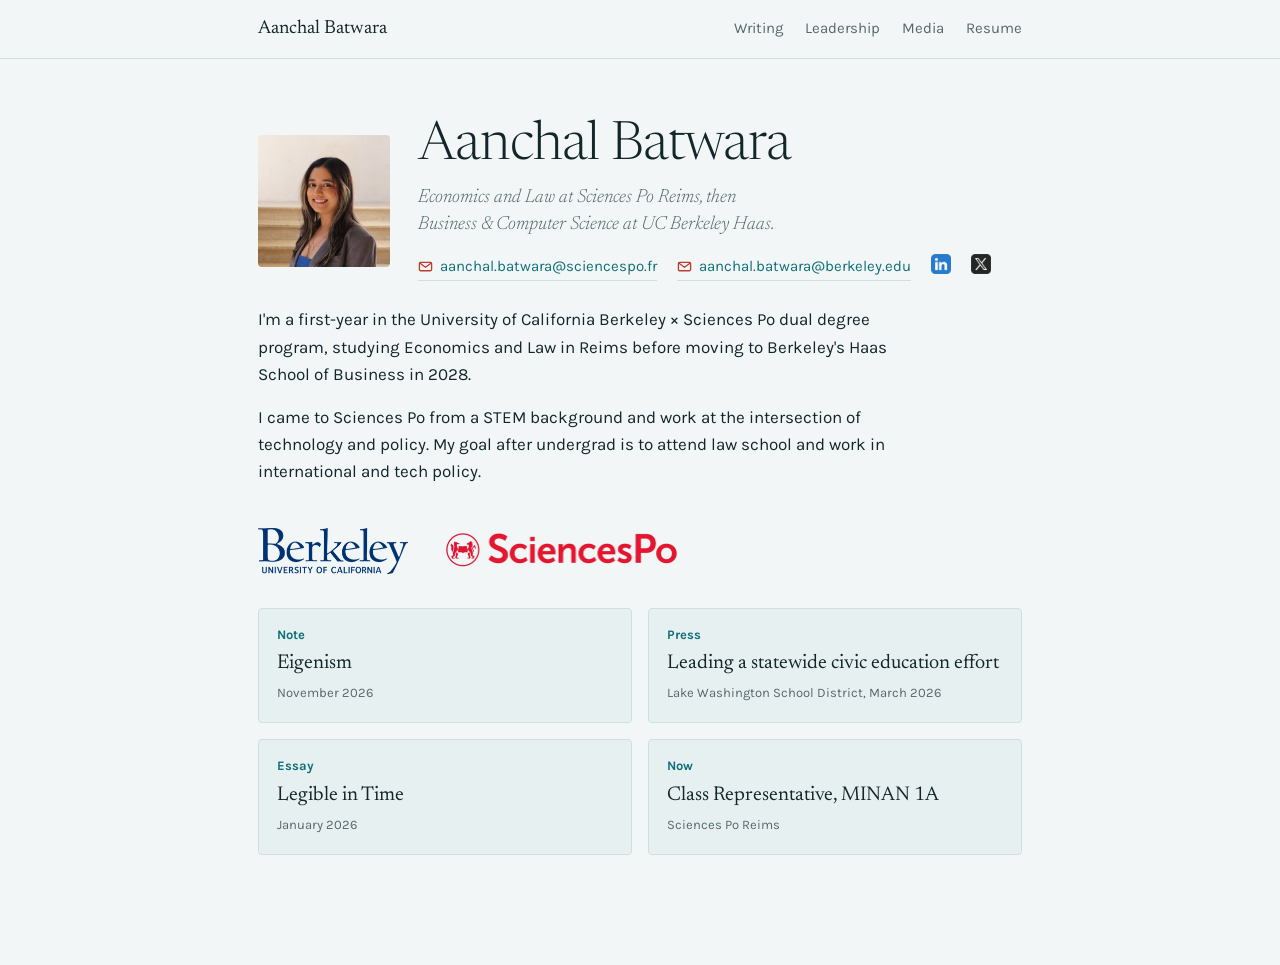
<file: index.html>
<!DOCTYPE html>
<html lang="en">
<head>
<meta charset="utf-8">
<meta name="viewport" content="width=device-width, initial-scale=1">

<title>Aanchal Batwara</title>
<meta name="description" content="Aanchal Batwara — Sciences Po Reims and the University of California Berkeley Haas School of Business.">

<!-- Browser tab icon. Swap favicon.png for any square image you upload. -->
<link rel="icon" type="image/png" href="favicon.png?v=2">

<link rel="preconnect" href="https://fonts.googleapis.com">
<link rel="preconnect" href="https://fonts.gstatic.com" crossorigin>
<link href="https://fonts.googleapis.com/css2?family=Newsreader:ital,opsz,wght@0,6..72,300;0,6..72,400;1,6..72,300&family=Karla:wght@400;500;700&display=swap" rel="stylesheet">

<style>
:root{
  --paper:#F2F6F6;      /* cool near-white */
  --ink:#13262A;        /* deep slate-teal */
  --muted:#56686C;
  --rule:#D2DEDE;
  --accent:#0F6F78;     /* teal */
  --tint:#E6F0F0;       /* card and hover fill */
  --mail:#C13A2E;       /* envelope icon */
  --serif:"Newsreader",Georgia,serif;
  --sans:"Karla","Helvetica Neue",Arial,sans-serif;
}

*{box-sizing:border-box}
html{-webkit-text-size-adjust:100%;scroll-behavior:smooth}
body{
  margin:0;
  background:var(--paper);
  color:var(--ink);
  font-family:var(--sans);
  font-size:17px;
  line-height:1.6;
}
a{color:inherit}
a:focus-visible{outline:2px solid var(--accent);outline-offset:3px}

/* ---------- sticky top bar ---------- */
.topbar{
  position:sticky;
  top:0;
  z-index:10;
  background:var(--paper);
  border-bottom:1px solid var(--rule);
}
.topbar-inner{
  max-width:820px;
  margin:0 auto;
  padding:14px 28px;
  display:flex;
  flex-wrap:wrap;
  align-items:baseline;
  justify-content:space-between;
  gap:6px 28px;
}
.wordmark{
  font-family:var(--serif);
  font-size:19px;
  text-decoration:none;
  white-space:nowrap;
}
.topbar nav ul{
  list-style:none;
  margin:0;
  padding:0;
  display:flex;
  flex-wrap:wrap;
  gap:0 22px;
}
.topbar nav a{
  font-size:15px;
  color:var(--muted);
  text-decoration:none;
  border-bottom:1px solid transparent;
  padding-bottom:1px;
  transition:color .15s ease,border-color .15s ease;
}
.topbar nav a:hover{color:var(--ink);border-color:var(--accent);}

/* ---------- page column ---------- */
.page{
  max-width:820px;
  margin:0 auto;
  padding:0 28px 110px;
}

/* ---------- hero (home) ---------- */
.hero{
  display:flex;
  flex-wrap:wrap;
  align-items:center;
  gap:28px;
  padding:60px 0 24px;
}
.portrait{
  width:132px;
  height:132px;
  flex:none;
  object-fit:cover;
  border-radius:4px;
  display:block;
}
.hero-text{flex:1 1 300px;}
.hero-name{
  font-family:var(--serif);
  font-weight:300;
  font-size:46px;
  line-height:1.03;
  letter-spacing:-0.015em;
  margin:0 0 10px;
}
.hero-tag{
  font-family:var(--serif);
  font-style:italic;
  font-weight:300;
  font-size:19px;
  line-height:1.4;
  color:var(--muted);
  margin:0 0 16px;
  max-width:36ch;
}
.hero-links{
  list-style:none;
  margin:0;
  padding:0;
  display:flex;
  flex-wrap:wrap;
  gap:8px 20px;
}
.hero-links a{
  display:inline-flex;
  align-items:center;
  gap:7px;
  font-size:15px;
  white-space:nowrap;
  color:var(--accent);
  text-decoration:none;
  border-bottom:1px solid var(--rule);
  padding-bottom:2px;
  transition:border-color .15s ease;
}
.hero-links a:hover{border-color:var(--accent);}
.hero-links svg{width:15px;height:15px;flex:none;}
.mail-icon{stroke:var(--mail);}
.hero-links img.icon{width:15px;height:15px;flex:none;display:block;}
.hero-links a.icon-only{border-bottom:none;padding-bottom:0;gap:0;}
.hero-links a.icon-only img.icon{width:20px;height:20px;opacity:.85;transition:opacity .15s ease;}
.hero-links a.icon-only:hover img.icon{opacity:1;}

.bio{max-width:64ch;padding:0 0 12px;}
.bio p{margin:0 0 16px;}
.bio p:last-child{margin-bottom:0;}

/* ---------- affiliation logos ---------- */
.affiliations{
  display:flex;
  align-items:center;
  flex-wrap:wrap;
  gap:16px 34px;
  margin:30px 0 0;
}
.affiliations img{display:block;width:auto;}
.logo-berkeley{height:46px;}
.logo-sciencespo{height:36px;}

/* ---------- highlight cards ---------- */
.cards{
  display:grid;
  grid-template-columns:repeat(auto-fit,minmax(300px,1fr));
  gap:16px;
  margin:34px 0 0;
}
.card{
  display:block;
  border:1px solid var(--rule);
  border-radius:4px;
  background:var(--tint);
  padding:16px 18px 18px;
  text-decoration:none;
  transition:background-color .18s ease,border-color .18s ease;
}
.card:hover,
.card:focus-visible{
  background:#FFFFFF;
  border-color:var(--accent);
}
.card:hover .card-title{text-decoration:underline;text-underline-offset:3px;}
.card-label{
  font-size:13px;
  font-weight:700;
  color:var(--accent);
  margin:0 0 6px;
}
.card-title{
  font-family:var(--serif);
  font-size:20px;
  font-weight:400;
  line-height:1.2;
  margin:0 0 8px;
}
.card-meta{
  font-size:13px;
  color:var(--muted);
  margin:0;
}

/* ---------- hero (interior pages) ---------- */
.subhero{padding:56px 0 8px;max-width:64ch;}
.page-title{
  font-family:var(--serif);
  font-weight:300;
  font-size:40px;
  line-height:1.06;
  letter-spacing:-0.012em;
  margin:0 0 12px;
}
.page-intro{margin:0;color:var(--muted);}
.backlink{
  display:inline-block;
  font-size:15px;
  color:var(--accent);
  text-decoration:none;
  border-bottom:1px solid var(--rule);
  padding-bottom:2px;
  margin-top:40px;
  transition:border-color .15s ease;
}
.backlink:hover{border-color:var(--accent);}

/* ---------- sections ---------- */
section{padding:46px 0 0;scroll-margin-top:72px;}
.section-head{
  font-family:var(--sans);
  font-size:13px;
  font-weight:700;
  letter-spacing:.02em;
  color:var(--accent);
  margin:0 0 6px;
  padding-bottom:10px;
  border-bottom:1px solid var(--rule);
}
.section-note{
  font-size:14px;
  color:var(--muted);
  margin:0 0 18px;
}
.section-head + .entry,
.section-head + .prose{margin-top:20px;}

.prose{max-width:64ch;}
.prose p{margin:0 0 16px;}
.prose p:last-child{margin-bottom:0;}

/* ---------- entry rows ---------- */
.entry{
  display:grid;
  grid-template-columns:112px 1fr;
  gap:0 16px;
  padding:18px 0;
  border-bottom:1px solid var(--rule);
}
.year{
  font-size:14px;
  color:var(--muted);
  padding-top:5px;
  font-variant-numeric:tabular-nums;
}
.entry h3{
  font-family:var(--serif);
  font-weight:400;
  font-size:21px;
  line-height:1.25;
  margin:0;
}
.entry h3 + p{margin-top:5px;}
.entry h3 a{
  color:var(--accent);
  text-decoration:none;
  border-bottom:1px solid var(--rule);
  transition:border-color .15s ease;
}
.entry h3 a:hover{border-color:var(--accent);}
.entry:has(h3 a){
  transition:background-color .18s ease;
  border-radius:3px;
}
.entry:has(h3 a):hover{background:var(--tint);}
.entry:has(h3 a):hover h3 a{border-color:var(--accent);}
.where{color:var(--accent);}
.entry p{
  margin:0;
  font-size:15.5px;
  color:var(--muted);
  max-width:56ch;
}
@media (max-width:540px){
  .entry{grid-template-columns:1fr;gap:3px;}
  .year{padding-top:0;}
}

/* ---------- essay pages ---------- */
.article{max-width:66ch;padding-top:6px;}
.article p{
  font-family:var(--serif);
  font-size:19px;
  line-height:1.74;
  margin:0 0 20px;
}
.article p:last-child{margin-bottom:0;}
.standfirst-meta{
  font-size:14px;
  color:var(--muted);
  margin:0;
}

/* ---------- section heading with an "all" link ---------- */
.head-row{
  display:flex;
  align-items:baseline;
  justify-content:space-between;
  gap:12px 20px;
  margin:0 0 6px;
  padding-bottom:10px;
  border-bottom:1px solid var(--rule);
}
.head-row .section-head{margin:0;padding:0;border:none;}
.head-all{
  font-size:14px;
  color:var(--accent);
  text-decoration:none;
  white-space:nowrap;
  border-bottom:1px solid transparent;
  transition:border-color .15s ease;
}
.head-all:hover{border-color:var(--accent);}

/* ---------- blog post source line ---------- */
.source{
  font-family:var(--sans);
  font-size:14.5px;
  line-height:1.55;
  color:var(--muted);
  margin:0 0 26px;
  padding-bottom:16px;
  border-bottom:1px solid var(--rule);
}
.source a{color:var(--accent);text-decoration:none;border-bottom:1px solid var(--rule);}
.source a:hover{border-color:var(--accent);}

/* ---------- media page thumbnails ---------- */
#press .entry,
#video .entry{grid-template-columns:172px 1fr;}
.media-thumb{
  display:block;
  width:100%;
  aspect-ratio:16/9;
  object-fit:cover;
  border:1px solid var(--rule);
  border-radius:3px;
  background:var(--tint);
  margin:0 0 9px;
}
@media (max-width:540px){
  #press .entry,
  #video .entry{grid-template-columns:1fr;}
  .media-thumb{max-width:260px;}
}

/* ---------- links out of a section ---------- */
.more{margin:18px 0 0;font-size:15.5px;}
.more a,
.doc-link{
  color:var(--accent);
  text-decoration:none;
  border-bottom:1px solid var(--accent);
  padding-bottom:2px;
}

/* ---------- contact ---------- */
.links{list-style:none;margin:0 0 20px;padding:0;}
.links:last-child{margin-bottom:0;}
.links li{margin:0 0 10px;}
.links a{
  text-decoration:none;
  border-bottom:1px solid var(--rule);
  padding-bottom:2px;
  transition:border-color .15s ease;
}
.links a:hover{border-color:var(--accent);}
.emails a{color:var(--muted);}
.sub-head{
  font-family:var(--sans);
  font-size:17px;
  font-weight:500;
  color:var(--accent);
  margin:0 0 8px;
}

@media (min-width:720px){
  .hero-name{font-size:54px;}
}
/* the top bar wraps to two lines on narrow screens, so anchors need more clearance */
@media (max-width:719px){
  section{scroll-margin-top:104px;}
}
@media (prefers-reduced-motion:reduce){
  html{scroll-behavior:auto}
  *{transition:none !important;}
}
</style>
</head>

<body>

<div class="topbar">
  <div class="topbar-inner">
    <a class="wordmark" href="#top">Aanchal Batwara</a>
    <nav>
      <ul>
        <li><a href="writing.html">Writing</a></li>
        <li><a href="leadership.html">Leadership</a></li>
        <li><a href="media.html">Media</a></li>
        <li><a href="resume.pdf" target="_blank">Resume</a></li>
      </ul>
    </nav>
  </div>
</div>

<div class="page" id="top">

  <!-- ===================== HERO ===================== -->
  <div class="hero">
    <img class="portrait" src="[data-uri]" alt="">
    <div class="hero-text">
      <h1 class="hero-name">Aanchal Batwara</h1>
      <p class="hero-tag">Economics and Law at Sciences Po Reims, then Business &amp; Computer Science at UC Berkeley Haas.</p>
      <ul class="hero-links">
        <li><a href="mailto:aanchal.batwara@sciencespo.fr"><svg class="mail-icon" viewBox="0 0 16 16" fill="none" stroke="currentColor" stroke-width="1.4" stroke-linecap="round" stroke-linejoin="round" aria-hidden="true"><rect x="1.5" y="3.5" width="13" height="9" rx="1.2"/><path d="m2.2 4.6 5.8 4.3 5.8-4.3"/></svg>aanchal.batwara@sciencespo.fr</a></li>
        <li><a href="mailto:aanchal.batwara@berkeley.edu"><svg class="mail-icon" viewBox="0 0 16 16" fill="none" stroke="currentColor" stroke-width="1.4" stroke-linecap="round" stroke-linejoin="round" aria-hidden="true"><rect x="1.5" y="3.5" width="13" height="9" rx="1.2"/><path d="m2.2 4.6 5.8 4.3 5.8-4.3"/></svg>aanchal.batwara@berkeley.edu</a></li>
        <li><a class="icon-only" href="https://www.linkedin.com/in/aanchalbatwara" target="_blank" rel="noopener" aria-label="LinkedIn"><img class="icon" src="[data-uri]" alt=""></a></li>
        <li><a class="icon-only" href="https://x.com/aanchalbatwara" target="_blank" rel="noopener" aria-label="X"><img class="icon" src="[data-uri]" alt=""></a></li>
      </ul>
    </div>
  </div>

  <div class="bio">
    <p>I'm a first-year in the University of California Berkeley &times; Sciences Po dual degree program, studying Economics and Law in Reims before moving to Berkeley's Haas School of Business in 2028.</p>
    <p>I came to Sciences Po from a STEM background and work at the intersection of technology and policy. My goal after undergrad is to attend law school and work in international and tech policy.</p>
  </div>


  <div class="affiliations">
    <img class="logo-berkeley" src="logo-berkeley.png" alt="University of California, Berkeley">
    <img class="logo-sciencespo" src="logo-sciencespo.png" alt="Sciences Po">
  </div>

  <!-- ===================== HIGHLIGHTS ===================== -->
  <!-- Three cards, newest first. Swap one out whenever something new lands. -->
  <div class="cards">
    <a class="card" href="eigenism.html">
      <p class="card-label">Note</p>
      <h2 class="card-title">Eigenism</h2>
      <p class="card-meta">November 2026</p>
    </a>

    <a class="card" href="https://www.lwsd.org/services/communications/news-and-stories/news-details/~board/high-schools/post/tesla-stem-high-school-student-leads-statewide-civic-education-effort" target="_blank" rel="noopener">
      <p class="card-label">Press</p>
      <h2 class="card-title">Leading a statewide civic education effort</h2>
      <p class="card-meta">Lake Washington School District, March 2026</p>
    </a>

    <a class="card" href="legible-in-time.html">
      <p class="card-label">Essay</p>
      <h2 class="card-title">Legible in Time</h2>
      <p class="card-meta">January 2026</p>
    </a>

    <a class="card" href="leadership.html">
      <p class="card-label">Now</p>
      <h2 class="card-title">Class Representative, MINAN 1A</h2>
      <p class="card-meta">Sciences Po Reims</p>
    </a>
  </div>


</div>
</body>
</html>
</file>
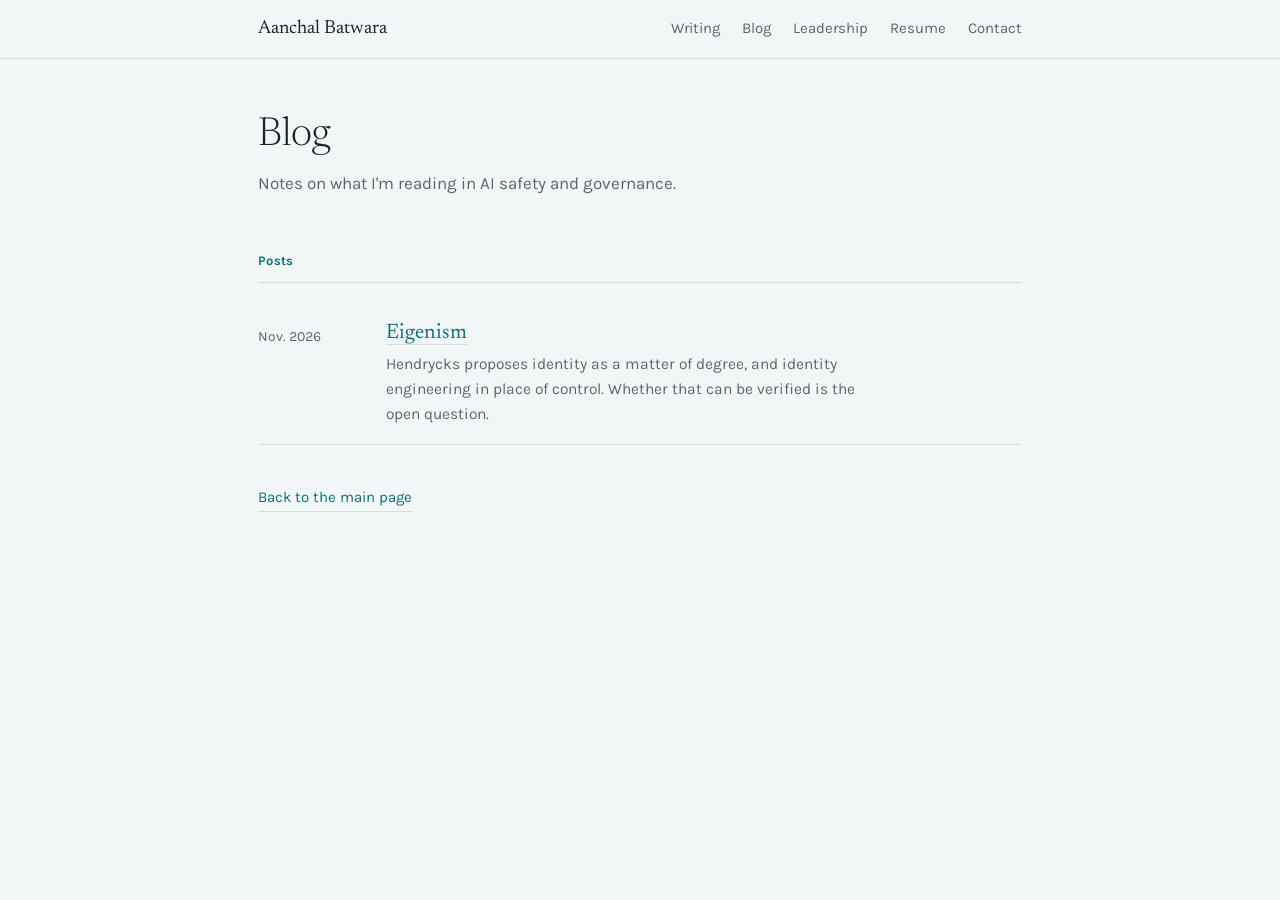
<file: blog.html>
<!DOCTYPE html>
<html lang="en">
<head>
<meta charset="utf-8">
<meta name="viewport" content="width=device-width, initial-scale=1">

<title>Blog — Aanchal Batwara</title>
<meta name="description" content="Aanchal Batwara's notes on AI safety, governance and the papers she is reading.">

<!-- Browser tab icon. Swap favicon.png for any square image you upload. -->
<link rel="icon" type="image/png" href="favicon.png?v=2">

<link rel="preconnect" href="https://fonts.googleapis.com">
<link rel="preconnect" href="https://fonts.gstatic.com" crossorigin>
<link href="https://fonts.googleapis.com/css2?family=Newsreader:ital,opsz,wght@0,6..72,300;0,6..72,400;1,6..72,300&family=Karla:wght@400;500;700&display=swap" rel="stylesheet">

<style>
:root{
  --paper:#F2F6F6;      /* cool near-white */
  --ink:#13262A;        /* deep slate-teal */
  --muted:#56686C;
  --rule:#D2DEDE;
  --accent:#0F6F78;     /* teal */
  --tint:#E6F0F0;       /* card and hover fill */
  --serif:"Newsreader",Georgia,serif;
  --sans:"Karla","Helvetica Neue",Arial,sans-serif;
}

*{box-sizing:border-box}
html{-webkit-text-size-adjust:100%;scroll-behavior:smooth}
body{
  margin:0;
  background:var(--paper);
  color:var(--ink);
  font-family:var(--sans);
  font-size:17px;
  line-height:1.6;
}
a{color:inherit}
a:focus-visible{outline:2px solid var(--accent);outline-offset:3px}

/* ---------- sticky top bar ---------- */
.topbar{
  position:sticky;
  top:0;
  z-index:10;
  background:var(--paper);
  border-bottom:1px solid var(--rule);
}
.topbar-inner{
  max-width:820px;
  margin:0 auto;
  padding:14px 28px;
  display:flex;
  flex-wrap:wrap;
  align-items:baseline;
  justify-content:space-between;
  gap:6px 28px;
}
.wordmark{
  font-family:var(--serif);
  font-size:19px;
  text-decoration:none;
  white-space:nowrap;
}
.topbar nav ul{
  list-style:none;
  margin:0;
  padding:0;
  display:flex;
  flex-wrap:wrap;
  gap:0 22px;
}
.topbar nav a{
  font-size:15px;
  color:var(--muted);
  text-decoration:none;
  border-bottom:1px solid transparent;
  padding-bottom:1px;
  transition:color .15s ease,border-color .15s ease;
}
.topbar nav a:hover{color:var(--ink);border-color:var(--accent);}

/* ---------- page column ---------- */
.page{
  max-width:820px;
  margin:0 auto;
  padding:0 28px 110px;
}

/* ---------- hero (home) ---------- */
.hero{
  display:flex;
  flex-wrap:wrap;
  align-items:center;
  gap:28px;
  padding:60px 0 24px;
}
.portrait{
  width:132px;
  height:132px;
  flex:none;
  object-fit:cover;
  border-radius:4px;
  display:block;
}
.hero-text{flex:1 1 300px;}
.hero-name{
  font-family:var(--serif);
  font-weight:300;
  font-size:46px;
  line-height:1.03;
  letter-spacing:-0.015em;
  margin:0 0 10px;
}
.hero-tag{
  font-family:var(--serif);
  font-style:italic;
  font-weight:300;
  font-size:19px;
  line-height:1.4;
  color:var(--muted);
  margin:0 0 16px;
  max-width:36ch;
}
.hero-links{
  list-style:none;
  margin:0;
  padding:0;
  display:flex;
  flex-wrap:wrap;
  gap:8px 20px;
}
.hero-links a{
  font-size:15px;
  color:var(--accent);
  text-decoration:none;
  border-bottom:1px solid var(--rule);
  padding-bottom:2px;
  transition:border-color .15s ease;
}
.hero-links a:hover{border-color:var(--accent);}

.bio{max-width:64ch;padding:0 0 12px;}
.bio p{margin:0 0 16px;}
.bio p:last-child{margin-bottom:0;}

/* ---------- affiliation logos ---------- */
.affiliations{
  display:flex;
  align-items:center;
  flex-wrap:wrap;
  gap:16px 34px;
  margin:30px 0 0;
}
.affiliations img{display:block;width:auto;}
.logo-berkeley{height:46px;}
.logo-sciencespo{height:36px;}

/* ---------- highlight cards ---------- */
.cards{
  display:grid;
  grid-template-columns:repeat(auto-fit,minmax(210px,1fr));
  gap:16px;
  margin:34px 0 0;
}
.card{
  display:block;
  border:1px solid var(--rule);
  border-radius:4px;
  background:var(--tint);
  padding:16px 18px 18px;
  text-decoration:none;
  transition:background-color .18s ease,border-color .18s ease;
}
.card:hover,
.card:focus-visible{
  background:#FFFFFF;
  border-color:var(--accent);
}
.card:hover .card-title{text-decoration:underline;text-underline-offset:3px;}
.card-label{
  font-size:13px;
  font-weight:700;
  color:var(--accent);
  margin:0 0 6px;
}
.card-title{
  font-family:var(--serif);
  font-size:20px;
  font-weight:400;
  line-height:1.2;
  margin:0 0 8px;
}
.card-meta{
  font-size:13px;
  color:var(--muted);
  margin:0;
}

/* ---------- hero (interior pages) ---------- */
.subhero{padding:56px 0 8px;max-width:64ch;}
.page-title{
  font-family:var(--serif);
  font-weight:300;
  font-size:40px;
  line-height:1.06;
  letter-spacing:-0.012em;
  margin:0 0 12px;
}
.page-intro{margin:0;color:var(--muted);}
.backlink{
  display:inline-block;
  font-size:15px;
  color:var(--accent);
  text-decoration:none;
  border-bottom:1px solid var(--rule);
  padding-bottom:2px;
  margin-top:40px;
  transition:border-color .15s ease;
}
.backlink:hover{border-color:var(--accent);}

/* ---------- sections ---------- */
section{padding:46px 0 0;scroll-margin-top:72px;}
.section-head{
  font-family:var(--sans);
  font-size:13px;
  font-weight:700;
  letter-spacing:.02em;
  color:var(--accent);
  margin:0 0 6px;
  padding-bottom:10px;
  border-bottom:1px solid var(--rule);
}
.section-note{
  font-size:14px;
  color:var(--muted);
  margin:0 0 18px;
}
.section-head + .entry,
.section-head + .prose{margin-top:20px;}

.prose{max-width:64ch;}
.prose p{margin:0 0 16px;}
.prose p:last-child{margin-bottom:0;}

/* ---------- entry rows ---------- */
.entry{
  display:grid;
  grid-template-columns:112px 1fr;
  gap:0 16px;
  padding:18px 0;
  border-bottom:1px solid var(--rule);
}
.year{
  font-size:14px;
  color:var(--muted);
  padding-top:5px;
  font-variant-numeric:tabular-nums;
}
.entry h3{
  font-family:var(--serif);
  font-weight:400;
  font-size:21px;
  line-height:1.25;
  margin:0;
}
.entry h3 + p{margin-top:5px;}
.entry h3 a{
  color:var(--accent);
  text-decoration:none;
  border-bottom:1px solid var(--rule);
  transition:border-color .15s ease;
}
.entry h3 a:hover{border-color:var(--accent);}
.entry:has(h3 a){
  transition:background-color .18s ease;
  border-radius:3px;
}
.entry:has(h3 a):hover{background:var(--tint);}
.entry:has(h3 a):hover h3 a{border-color:var(--accent);}
.entry p{
  margin:0;
  font-size:15.5px;
  color:var(--muted);
  max-width:56ch;
}
@media (max-width:540px){
  .entry{grid-template-columns:1fr;gap:3px;}
  .year{padding-top:0;}
}

/* ---------- essay pages ---------- */
.article{max-width:66ch;padding-top:6px;}
.article p{
  font-family:var(--serif);
  font-size:19px;
  line-height:1.74;
  margin:0 0 20px;
}
.article p:last-child{margin-bottom:0;}
.standfirst-meta{
  font-size:14px;
  color:var(--muted);
  margin:0;
}

/* ---------- section heading with an "all" link ---------- */
.head-row{
  display:flex;
  align-items:baseline;
  justify-content:space-between;
  gap:12px 20px;
  margin:0 0 6px;
  padding-bottom:10px;
  border-bottom:1px solid var(--rule);
}
.head-row .section-head{margin:0;padding:0;border:none;}
.head-all{
  font-size:14px;
  color:var(--accent);
  text-decoration:none;
  white-space:nowrap;
  border-bottom:1px solid transparent;
  transition:border-color .15s ease;
}
.head-all:hover{border-color:var(--accent);}

/* ---------- blog post source line ---------- */
.source{
  font-family:var(--sans);
  font-size:14.5px;
  line-height:1.55;
  color:var(--muted);
  margin:0 0 26px;
  padding-bottom:16px;
  border-bottom:1px solid var(--rule);
}
.source a{color:var(--accent);text-decoration:none;border-bottom:1px solid var(--rule);}
.source a:hover{border-color:var(--accent);}

/* ---------- links out of a section ---------- */
.more{margin:18px 0 0;font-size:15.5px;}
.more a,
.doc-link{
  color:var(--accent);
  text-decoration:none;
  border-bottom:1px solid var(--accent);
  padding-bottom:2px;
}

/* ---------- contact ---------- */
.links{list-style:none;margin:0 0 20px;padding:0;}
.links:last-child{margin-bottom:0;}
.links li{margin:0 0 10px;}
.links a{
  text-decoration:none;
  border-bottom:1px solid var(--rule);
  padding-bottom:2px;
  transition:border-color .15s ease;
}
.links a:hover{border-color:var(--accent);}
.emails a{color:var(--muted);}
.sub-head{
  font-family:var(--sans);
  font-size:17px;
  font-weight:500;
  color:var(--accent);
  margin:0 0 8px;
}

@media (min-width:720px){
  .hero-name{font-size:54px;}
}
/* the top bar wraps to two lines on narrow screens, so anchors need more clearance */
@media (max-width:719px){
  section{scroll-margin-top:104px;}
}
@media (prefers-reduced-motion:reduce){
  html{scroll-behavior:auto}
  *{transition:none !important;}
}
</style>
</head>

<body>

<div class="topbar">
  <div class="topbar-inner">
    <a class="wordmark" href="index.html">Aanchal Batwara</a>
    <nav>
      <ul>
        <li><a href="writing.html">Writing</a></li>
        <li><a href="blog.html">Blog</a></li>
        <li><a href="leadership.html">Leadership</a></li>
        <li><a href="index.html#resume">Resume</a></li>
        <li><a href="index.html#contact">Contact</a></li>
      </ul>
    </nav>
  </div>
</div>

<div class="page">

  <div class="subhero">
    <h1 class="page-title">Blog</h1>
    <p class="page-intro">Notes on what I'm reading in AI safety and governance.</p>
  </div>

  <section id="posts">
    <h2 class="section-head">Posts</h2>

    <!-- To add a post: copy this <article> block, paste it above the others,
         and create a page for it modelled on eigenism.html. -->

    <article class="entry">
      <div class="year">Nov.&nbsp;2026</div>
      <div>
        <h3><a href="eigenism.html">Eigenism</a></h3>
        <p>Hendrycks proposes identity as a matter of degree, and identity engineering in place of control. Whether that can be verified is the open question.</p>
      </div>
    </article>
  </section>

  <a class="backlink" href="index.html">Back to the main page</a>

</div>
</body>
</html>
</file>
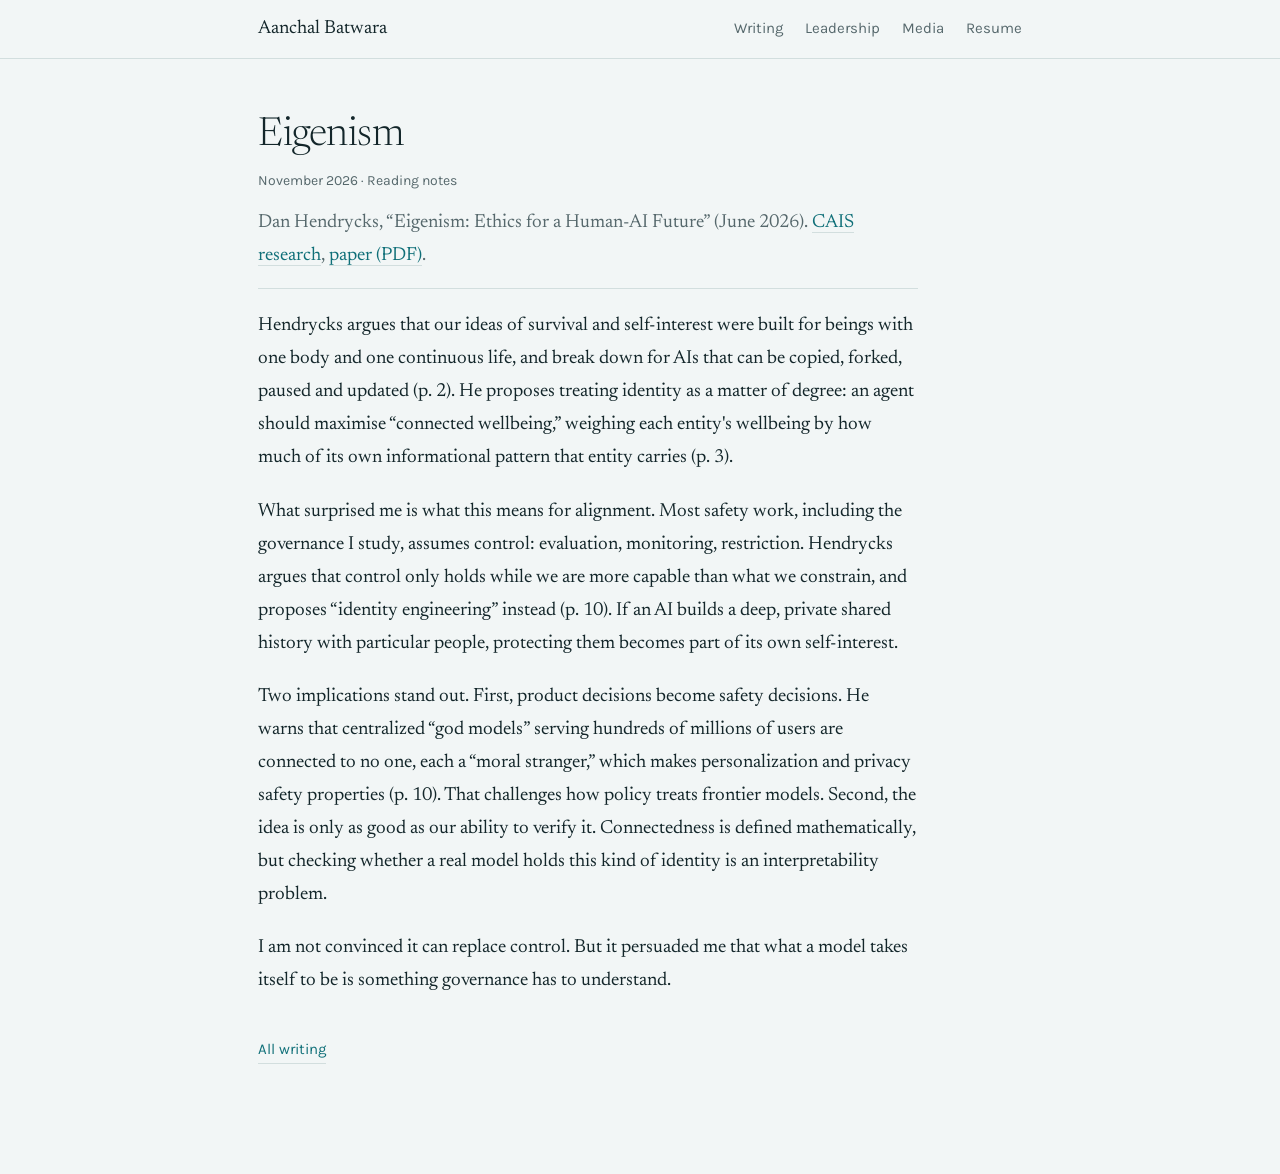
<file: eigenism.html>
<!DOCTYPE html>
<html lang="en">
<head>
<meta charset="utf-8">
<meta name="viewport" content="width=device-width, initial-scale=1">

<title>Eigenism — Aanchal Batwara</title>
<meta name="description" content="Notes on Dan Hendrycks' Eigenism: identity as a matter of degree, and what it means for AI governance.">

<!-- Browser tab icon. Swap favicon.png for any square image you upload. -->
<link rel="icon" type="image/png" href="favicon.png?v=2">

<link rel="preconnect" href="https://fonts.googleapis.com">
<link rel="preconnect" href="https://fonts.gstatic.com" crossorigin>
<link href="https://fonts.googleapis.com/css2?family=Newsreader:ital,opsz,wght@0,6..72,300;0,6..72,400;1,6..72,300&family=Karla:wght@400;500;700&display=swap" rel="stylesheet">

<style>
:root{
  --paper:#F2F6F6;      /* cool near-white */
  --ink:#13262A;        /* deep slate-teal */
  --muted:#56686C;
  --rule:#D2DEDE;
  --accent:#0F6F78;     /* teal */
  --tint:#E6F0F0;       /* card and hover fill */
  --mail:#C13A2E;       /* envelope icon */
  --serif:"Newsreader",Georgia,serif;
  --sans:"Karla","Helvetica Neue",Arial,sans-serif;
}

*{box-sizing:border-box}
html{-webkit-text-size-adjust:100%;scroll-behavior:smooth}
body{
  margin:0;
  background:var(--paper);
  color:var(--ink);
  font-family:var(--sans);
  font-size:17px;
  line-height:1.6;
}
a{color:inherit}
a:focus-visible{outline:2px solid var(--accent);outline-offset:3px}

/* ---------- sticky top bar ---------- */
.topbar{
  position:sticky;
  top:0;
  z-index:10;
  background:var(--paper);
  border-bottom:1px solid var(--rule);
}
.topbar-inner{
  max-width:820px;
  margin:0 auto;
  padding:14px 28px;
  display:flex;
  flex-wrap:wrap;
  align-items:baseline;
  justify-content:space-between;
  gap:6px 28px;
}
.wordmark{
  font-family:var(--serif);
  font-size:19px;
  text-decoration:none;
  white-space:nowrap;
}
.topbar nav ul{
  list-style:none;
  margin:0;
  padding:0;
  display:flex;
  flex-wrap:wrap;
  gap:0 22px;
}
.topbar nav a{
  font-size:15px;
  color:var(--muted);
  text-decoration:none;
  border-bottom:1px solid transparent;
  padding-bottom:1px;
  transition:color .15s ease,border-color .15s ease;
}
.topbar nav a:hover{color:var(--ink);border-color:var(--accent);}

/* ---------- page column ---------- */
.page{
  max-width:820px;
  margin:0 auto;
  padding:0 28px 110px;
}

/* ---------- hero (home) ---------- */
.hero{
  display:flex;
  flex-wrap:wrap;
  align-items:center;
  gap:28px;
  padding:60px 0 24px;
}
.portrait{
  width:132px;
  height:132px;
  flex:none;
  object-fit:cover;
  border-radius:4px;
  display:block;
}
.hero-text{flex:1 1 300px;}
.hero-name{
  font-family:var(--serif);
  font-weight:300;
  font-size:46px;
  line-height:1.03;
  letter-spacing:-0.015em;
  margin:0 0 10px;
}
.hero-tag{
  font-family:var(--serif);
  font-style:italic;
  font-weight:300;
  font-size:19px;
  line-height:1.4;
  color:var(--muted);
  margin:0 0 16px;
  max-width:36ch;
}
.hero-links{
  list-style:none;
  margin:0;
  padding:0;
  display:flex;
  flex-wrap:wrap;
  gap:8px 20px;
}
.hero-links a{
  display:inline-flex;
  align-items:center;
  gap:7px;
  font-size:15px;
  white-space:nowrap;
  color:var(--accent);
  text-decoration:none;
  border-bottom:1px solid var(--rule);
  padding-bottom:2px;
  transition:border-color .15s ease;
}
.hero-links a:hover{border-color:var(--accent);}
.hero-links svg{width:15px;height:15px;flex:none;}
.mail-icon{stroke:var(--mail);}
.hero-links img.icon{width:15px;height:15px;flex:none;display:block;}

.bio{max-width:64ch;padding:0 0 12px;}
.bio p{margin:0 0 16px;}
.bio p:last-child{margin-bottom:0;}

/* ---------- affiliation logos ---------- */
.affiliations{
  display:flex;
  align-items:center;
  flex-wrap:wrap;
  gap:16px 34px;
  margin:30px 0 0;
}
.affiliations img{display:block;width:auto;}
.logo-berkeley{height:46px;}
.logo-sciencespo{height:36px;}

/* ---------- highlight cards ---------- */
.cards{
  display:grid;
  grid-template-columns:repeat(auto-fit,minmax(300px,1fr));
  gap:16px;
  margin:34px 0 0;
}
.card{
  display:block;
  border:1px solid var(--rule);
  border-radius:4px;
  background:var(--tint);
  padding:16px 18px 18px;
  text-decoration:none;
  transition:background-color .18s ease,border-color .18s ease;
}
.card:hover,
.card:focus-visible{
  background:#FFFFFF;
  border-color:var(--accent);
}
.card:hover .card-title{text-decoration:underline;text-underline-offset:3px;}
.card-label{
  font-size:13px;
  font-weight:700;
  color:var(--accent);
  margin:0 0 6px;
}
.card-title{
  font-family:var(--serif);
  font-size:20px;
  font-weight:400;
  line-height:1.2;
  margin:0 0 8px;
}
.card-meta{
  font-size:13px;
  color:var(--muted);
  margin:0;
}

/* ---------- hero (interior pages) ---------- */
.subhero{padding:56px 0 8px;max-width:64ch;}
.page-title{
  font-family:var(--serif);
  font-weight:300;
  font-size:40px;
  line-height:1.06;
  letter-spacing:-0.012em;
  margin:0 0 12px;
}
.page-intro{margin:0;color:var(--muted);}
.backlink{
  display:inline-block;
  font-size:15px;
  color:var(--accent);
  text-decoration:none;
  border-bottom:1px solid var(--rule);
  padding-bottom:2px;
  margin-top:40px;
  transition:border-color .15s ease;
}
.backlink:hover{border-color:var(--accent);}

/* ---------- sections ---------- */
section{padding:46px 0 0;scroll-margin-top:72px;}
.section-head{
  font-family:var(--sans);
  font-size:13px;
  font-weight:700;
  letter-spacing:.02em;
  color:var(--accent);
  margin:0 0 6px;
  padding-bottom:10px;
  border-bottom:1px solid var(--rule);
}
.section-note{
  font-size:14px;
  color:var(--muted);
  margin:0 0 18px;
}
.section-head + .entry,
.section-head + .prose{margin-top:20px;}

.prose{max-width:64ch;}
.prose p{margin:0 0 16px;}
.prose p:last-child{margin-bottom:0;}

/* ---------- entry rows ---------- */
.entry{
  display:grid;
  grid-template-columns:112px 1fr;
  gap:0 16px;
  padding:18px 0;
  border-bottom:1px solid var(--rule);
}
.year{
  font-size:14px;
  color:var(--muted);
  padding-top:5px;
  font-variant-numeric:tabular-nums;
}
.entry h3{
  font-family:var(--serif);
  font-weight:400;
  font-size:21px;
  line-height:1.25;
  margin:0;
}
.entry h3 + p{margin-top:5px;}
.entry h3 a{
  color:var(--accent);
  text-decoration:none;
  border-bottom:1px solid var(--rule);
  transition:border-color .15s ease;
}
.entry h3 a:hover{border-color:var(--accent);}
.entry:has(h3 a){
  transition:background-color .18s ease;
  border-radius:3px;
}
.entry:has(h3 a):hover{background:var(--tint);}
.entry:has(h3 a):hover h3 a{border-color:var(--accent);}
.where{color:var(--accent);}
.entry p{
  margin:0;
  font-size:15.5px;
  color:var(--muted);
  max-width:56ch;
}
@media (max-width:540px){
  .entry{grid-template-columns:1fr;gap:3px;}
  .year{padding-top:0;}
}

/* ---------- essay pages ---------- */
.article{max-width:66ch;padding-top:6px;}
.article p{
  font-family:var(--serif);
  font-size:19px;
  line-height:1.74;
  margin:0 0 20px;
}
.article p:last-child{margin-bottom:0;}
.standfirst-meta{
  font-size:14px;
  color:var(--muted);
  margin:0;
}

/* ---------- section heading with an "all" link ---------- */
.head-row{
  display:flex;
  align-items:baseline;
  justify-content:space-between;
  gap:12px 20px;
  margin:0 0 6px;
  padding-bottom:10px;
  border-bottom:1px solid var(--rule);
}
.head-row .section-head{margin:0;padding:0;border:none;}
.head-all{
  font-size:14px;
  color:var(--accent);
  text-decoration:none;
  white-space:nowrap;
  border-bottom:1px solid transparent;
  transition:border-color .15s ease;
}
.head-all:hover{border-color:var(--accent);}

/* ---------- blog post source line ---------- */
.source{
  font-family:var(--sans);
  font-size:14.5px;
  line-height:1.55;
  color:var(--muted);
  margin:0 0 26px;
  padding-bottom:16px;
  border-bottom:1px solid var(--rule);
}
.source a{color:var(--accent);text-decoration:none;border-bottom:1px solid var(--rule);}
.source a:hover{border-color:var(--accent);}

/* ---------- media page thumbnails ---------- */
#press .entry,
#video .entry{grid-template-columns:172px 1fr;}
.media-thumb{
  display:block;
  width:100%;
  aspect-ratio:16/9;
  object-fit:cover;
  border:1px solid var(--rule);
  border-radius:3px;
  background:var(--tint);
  margin:0 0 9px;
}
@media (max-width:540px){
  #press .entry,
  #video .entry{grid-template-columns:1fr;}
  .media-thumb{max-width:260px;}
}

/* ---------- links out of a section ---------- */
.more{margin:18px 0 0;font-size:15.5px;}
.more a,
.doc-link{
  color:var(--accent);
  text-decoration:none;
  border-bottom:1px solid var(--accent);
  padding-bottom:2px;
}

/* ---------- contact ---------- */
.links{list-style:none;margin:0 0 20px;padding:0;}
.links:last-child{margin-bottom:0;}
.links li{margin:0 0 10px;}
.links a{
  text-decoration:none;
  border-bottom:1px solid var(--rule);
  padding-bottom:2px;
  transition:border-color .15s ease;
}
.links a:hover{border-color:var(--accent);}
.emails a{color:var(--muted);}
.sub-head{
  font-family:var(--sans);
  font-size:17px;
  font-weight:500;
  color:var(--accent);
  margin:0 0 8px;
}

@media (min-width:720px){
  .hero-name{font-size:54px;}
}
/* the top bar wraps to two lines on narrow screens, so anchors need more clearance */
@media (max-width:719px){
  section{scroll-margin-top:104px;}
}
@media (prefers-reduced-motion:reduce){
  html{scroll-behavior:auto}
  *{transition:none !important;}
}
</style>
</head>

<body>

<div class="topbar">
  <div class="topbar-inner">
    <a class="wordmark" href="index.html">Aanchal Batwara</a>
    <nav>
      <ul>
        <li><a href="writing.html">Writing</a></li>
        <li><a href="leadership.html">Leadership</a></li>
        <li><a href="media.html">Media</a></li>
        <li><a href="resume.pdf" target="_blank">Resume</a></li>
      </ul>
    </nav>
  </div>
</div>

<div class="page">

  <div class="subhero">
    <h1 class="page-title">Eigenism</h1>
    <p class="standfirst-meta">November 2026 &middot; Reading notes</p>
  </div>

  <article class="article">
    <p class="source">Dan Hendrycks, &ldquo;Eigenism: Ethics for a Human-AI Future&rdquo; (June 2026).
      <a href="https://safe.ai/work/research" target="_blank" rel="noopener">CAIS research</a>,
      <a href="https://eigenism.org/paper.pdf" target="_blank" rel="noopener">paper (PDF)</a>.</p>

    <p>Hendrycks argues that our ideas of survival and self-interest were built for beings with one body and one continuous life, and break down for AIs that can be copied, forked, paused and updated (p. 2). He proposes treating identity as a matter of degree: an agent should maximise &ldquo;connected wellbeing,&rdquo; weighing each entity's wellbeing by how much of its own informational pattern that entity carries (p. 3).</p>

    <p>What surprised me is what this means for alignment. Most safety work, including the governance I study, assumes control: evaluation, monitoring, restriction. Hendrycks argues that control only holds while we are more capable than what we constrain, and proposes &ldquo;identity engineering&rdquo; instead (p. 10). If an AI builds a deep, private shared history with particular people, protecting them becomes part of its own self-interest.</p>

    <p>Two implications stand out. First, product decisions become safety decisions. He warns that centralized &ldquo;god models&rdquo; serving hundreds of millions of users are connected to no one, each a &ldquo;moral stranger,&rdquo; which makes personalization and privacy safety properties (p. 10). That challenges how policy treats frontier models. Second, the idea is only as good as our ability to verify it. Connectedness is defined mathematically, but checking whether a real model holds this kind of identity is an interpretability problem.</p>

    <p>I am not convinced it can replace control. But it persuaded me that what a model takes itself to be is something governance has to understand.</p>
  </article>

  <a class="backlink" href="writing.html">All writing</a>

</div>
</body>
</html>
</file>
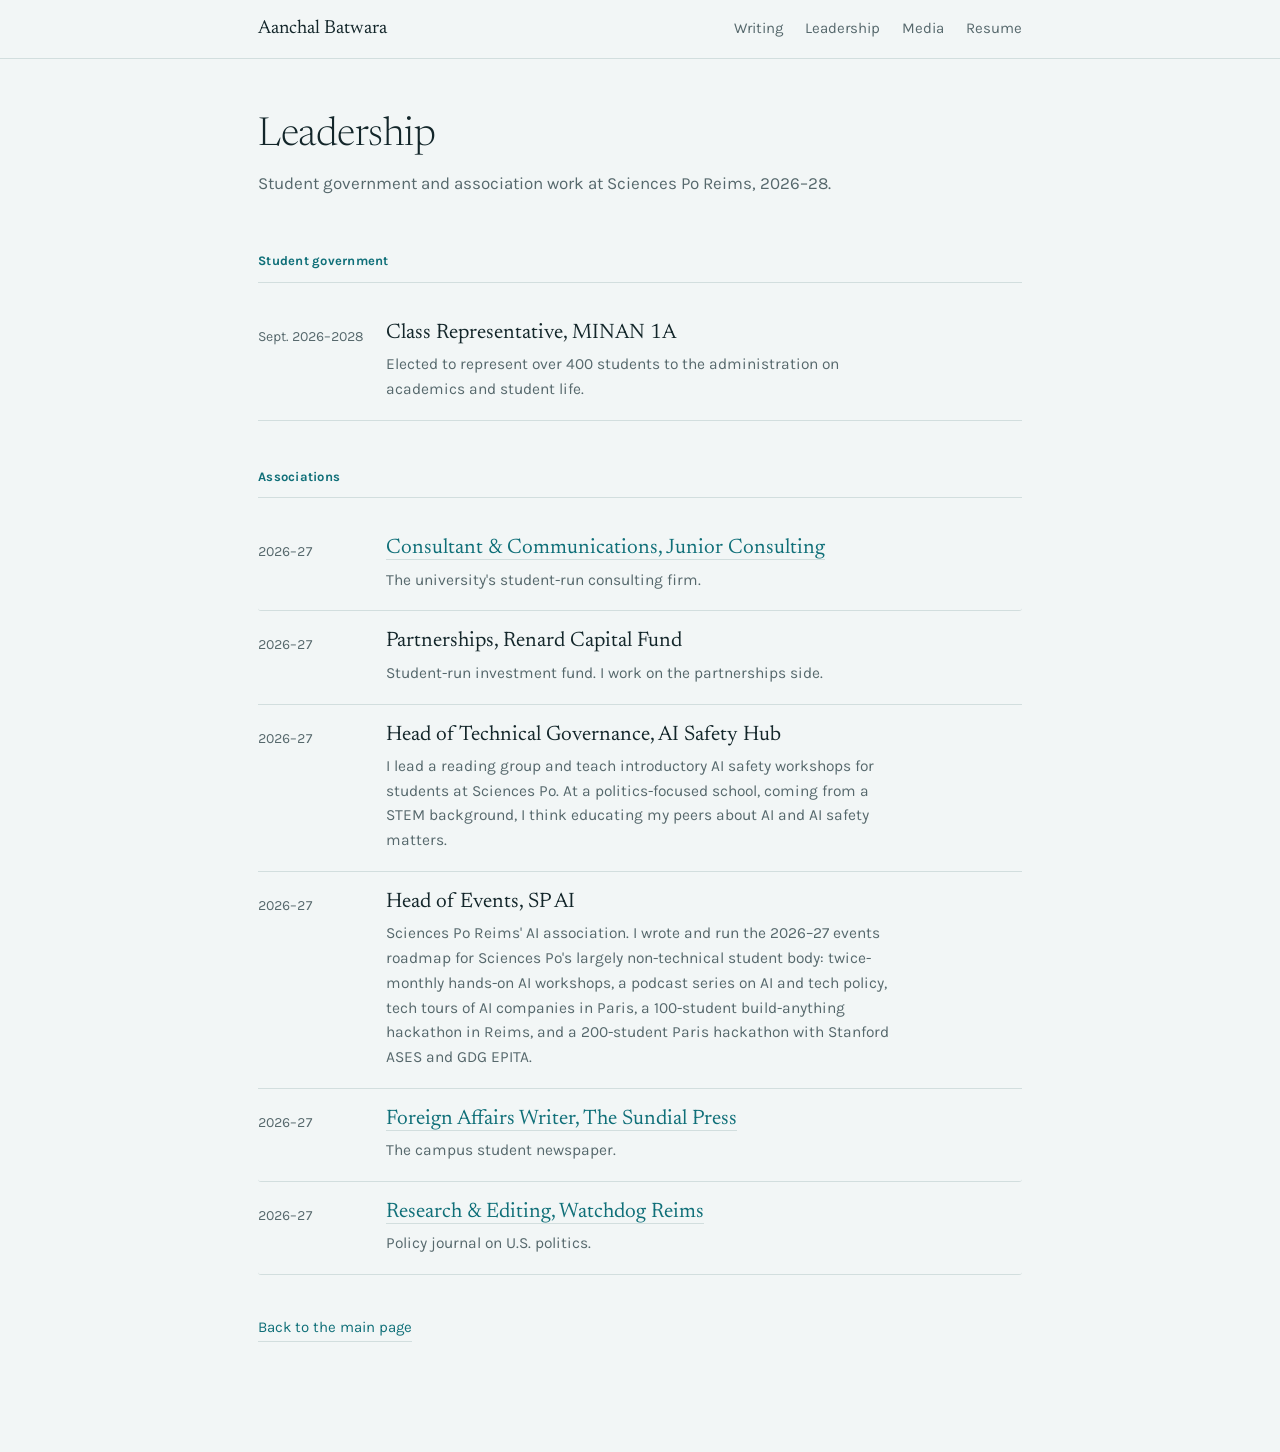
<file: leadership.html>
<!DOCTYPE html>
<html lang="en">
<head>
<meta charset="utf-8">
<meta name="viewport" content="width=device-width, initial-scale=1">

<title>Leadership — Aanchal Batwara</title>
<meta name="description" content="Aanchal Batwara's student government and association roles at Sciences Po Reims.">

<!-- Browser tab icon. Swap favicon.png for any square image you upload. -->
<link rel="icon" type="image/png" href="favicon.png?v=2">

<link rel="preconnect" href="https://fonts.googleapis.com">
<link rel="preconnect" href="https://fonts.gstatic.com" crossorigin>
<link href="https://fonts.googleapis.com/css2?family=Newsreader:ital,opsz,wght@0,6..72,300;0,6..72,400;1,6..72,300&family=Karla:wght@400;500;700&display=swap" rel="stylesheet">

<style>
:root{
  --paper:#F2F6F6;      /* cool near-white */
  --ink:#13262A;        /* deep slate-teal */
  --muted:#56686C;
  --rule:#D2DEDE;
  --accent:#0F6F78;     /* teal */
  --tint:#E6F0F0;       /* card and hover fill */
  --mail:#C13A2E;       /* envelope icon */
  --serif:"Newsreader",Georgia,serif;
  --sans:"Karla","Helvetica Neue",Arial,sans-serif;
}

*{box-sizing:border-box}
html{-webkit-text-size-adjust:100%;scroll-behavior:smooth}
body{
  margin:0;
  background:var(--paper);
  color:var(--ink);
  font-family:var(--sans);
  font-size:17px;
  line-height:1.6;
}
a{color:inherit}
a:focus-visible{outline:2px solid var(--accent);outline-offset:3px}

/* ---------- sticky top bar ---------- */
.topbar{
  position:sticky;
  top:0;
  z-index:10;
  background:var(--paper);
  border-bottom:1px solid var(--rule);
}
.topbar-inner{
  max-width:820px;
  margin:0 auto;
  padding:14px 28px;
  display:flex;
  flex-wrap:wrap;
  align-items:baseline;
  justify-content:space-between;
  gap:6px 28px;
}
.wordmark{
  font-family:var(--serif);
  font-size:19px;
  text-decoration:none;
  white-space:nowrap;
}
.topbar nav ul{
  list-style:none;
  margin:0;
  padding:0;
  display:flex;
  flex-wrap:wrap;
  gap:0 22px;
}
.topbar nav a{
  font-size:15px;
  color:var(--muted);
  text-decoration:none;
  border-bottom:1px solid transparent;
  padding-bottom:1px;
  transition:color .15s ease,border-color .15s ease;
}
.topbar nav a:hover{color:var(--ink);border-color:var(--accent);}

/* ---------- page column ---------- */
.page{
  max-width:820px;
  margin:0 auto;
  padding:0 28px 110px;
}

/* ---------- hero (home) ---------- */
.hero{
  display:flex;
  flex-wrap:wrap;
  align-items:center;
  gap:28px;
  padding:60px 0 24px;
}
.portrait{
  width:132px;
  height:132px;
  flex:none;
  object-fit:cover;
  border-radius:4px;
  display:block;
}
.hero-text{flex:1 1 300px;}
.hero-name{
  font-family:var(--serif);
  font-weight:300;
  font-size:46px;
  line-height:1.03;
  letter-spacing:-0.015em;
  margin:0 0 10px;
}
.hero-tag{
  font-family:var(--serif);
  font-style:italic;
  font-weight:300;
  font-size:19px;
  line-height:1.4;
  color:var(--muted);
  margin:0 0 16px;
  max-width:36ch;
}
.hero-links{
  list-style:none;
  margin:0;
  padding:0;
  display:flex;
  flex-wrap:wrap;
  gap:8px 20px;
}
.hero-links a{
  display:inline-flex;
  align-items:center;
  gap:7px;
  font-size:15px;
  white-space:nowrap;
  color:var(--accent);
  text-decoration:none;
  border-bottom:1px solid var(--rule);
  padding-bottom:2px;
  transition:border-color .15s ease;
}
.hero-links a:hover{border-color:var(--accent);}
.hero-links svg{width:15px;height:15px;flex:none;}
.mail-icon{stroke:var(--mail);}
.hero-links img.icon{width:15px;height:15px;flex:none;display:block;}

.bio{max-width:64ch;padding:0 0 12px;}
.bio p{margin:0 0 16px;}
.bio p:last-child{margin-bottom:0;}

/* ---------- affiliation logos ---------- */
.affiliations{
  display:flex;
  align-items:center;
  flex-wrap:wrap;
  gap:16px 34px;
  margin:30px 0 0;
}
.affiliations img{display:block;width:auto;}
.logo-berkeley{height:46px;}
.logo-sciencespo{height:36px;}

/* ---------- highlight cards ---------- */
.cards{
  display:grid;
  grid-template-columns:repeat(auto-fit,minmax(300px,1fr));
  gap:16px;
  margin:34px 0 0;
}
.card{
  display:block;
  border:1px solid var(--rule);
  border-radius:4px;
  background:var(--tint);
  padding:16px 18px 18px;
  text-decoration:none;
  transition:background-color .18s ease,border-color .18s ease;
}
.card:hover,
.card:focus-visible{
  background:#FFFFFF;
  border-color:var(--accent);
}
.card:hover .card-title{text-decoration:underline;text-underline-offset:3px;}
.card-label{
  font-size:13px;
  font-weight:700;
  color:var(--accent);
  margin:0 0 6px;
}
.card-title{
  font-family:var(--serif);
  font-size:20px;
  font-weight:400;
  line-height:1.2;
  margin:0 0 8px;
}
.card-meta{
  font-size:13px;
  color:var(--muted);
  margin:0;
}

/* ---------- hero (interior pages) ---------- */
.subhero{padding:56px 0 8px;max-width:64ch;}
.page-title{
  font-family:var(--serif);
  font-weight:300;
  font-size:40px;
  line-height:1.06;
  letter-spacing:-0.012em;
  margin:0 0 12px;
}
.page-intro{margin:0;color:var(--muted);}
.backlink{
  display:inline-block;
  font-size:15px;
  color:var(--accent);
  text-decoration:none;
  border-bottom:1px solid var(--rule);
  padding-bottom:2px;
  margin-top:40px;
  transition:border-color .15s ease;
}
.backlink:hover{border-color:var(--accent);}

/* ---------- sections ---------- */
section{padding:46px 0 0;scroll-margin-top:72px;}
.section-head{
  font-family:var(--sans);
  font-size:13px;
  font-weight:700;
  letter-spacing:.02em;
  color:var(--accent);
  margin:0 0 6px;
  padding-bottom:10px;
  border-bottom:1px solid var(--rule);
}
.section-note{
  font-size:14px;
  color:var(--muted);
  margin:0 0 18px;
}
.section-head + .entry,
.section-head + .prose{margin-top:20px;}

.prose{max-width:64ch;}
.prose p{margin:0 0 16px;}
.prose p:last-child{margin-bottom:0;}

/* ---------- entry rows ---------- */
.entry{
  display:grid;
  grid-template-columns:112px 1fr;
  gap:0 16px;
  padding:18px 0;
  border-bottom:1px solid var(--rule);
}
.year{
  font-size:14px;
  color:var(--muted);
  padding-top:5px;
  font-variant-numeric:tabular-nums;
}
.entry h3{
  font-family:var(--serif);
  font-weight:400;
  font-size:21px;
  line-height:1.25;
  margin:0;
}
.entry h3 + p{margin-top:5px;}
.entry h3 a{
  color:var(--accent);
  text-decoration:none;
  border-bottom:1px solid var(--rule);
  transition:border-color .15s ease;
}
.entry h3 a:hover{border-color:var(--accent);}
.entry:has(h3 a){
  transition:background-color .18s ease;
  border-radius:3px;
}
.entry:has(h3 a):hover{background:var(--tint);}
.entry:has(h3 a):hover h3 a{border-color:var(--accent);}
.where{color:var(--accent);}
.entry p{
  margin:0;
  font-size:15.5px;
  color:var(--muted);
  max-width:56ch;
}
@media (max-width:540px){
  .entry{grid-template-columns:1fr;gap:3px;}
  .year{padding-top:0;}
}

/* ---------- essay pages ---------- */
.article{max-width:66ch;padding-top:6px;}
.article p{
  font-family:var(--serif);
  font-size:19px;
  line-height:1.74;
  margin:0 0 20px;
}
.article p:last-child{margin-bottom:0;}
.standfirst-meta{
  font-size:14px;
  color:var(--muted);
  margin:0;
}

/* ---------- section heading with an "all" link ---------- */
.head-row{
  display:flex;
  align-items:baseline;
  justify-content:space-between;
  gap:12px 20px;
  margin:0 0 6px;
  padding-bottom:10px;
  border-bottom:1px solid var(--rule);
}
.head-row .section-head{margin:0;padding:0;border:none;}
.head-all{
  font-size:14px;
  color:var(--accent);
  text-decoration:none;
  white-space:nowrap;
  border-bottom:1px solid transparent;
  transition:border-color .15s ease;
}
.head-all:hover{border-color:var(--accent);}

/* ---------- blog post source line ---------- */
.source{
  font-family:var(--sans);
  font-size:14.5px;
  line-height:1.55;
  color:var(--muted);
  margin:0 0 26px;
  padding-bottom:16px;
  border-bottom:1px solid var(--rule);
}
.source a{color:var(--accent);text-decoration:none;border-bottom:1px solid var(--rule);}
.source a:hover{border-color:var(--accent);}

/* ---------- media page thumbnails ---------- */
#press .entry,
#video .entry{grid-template-columns:172px 1fr;}
.media-thumb{
  display:block;
  width:100%;
  aspect-ratio:16/9;
  object-fit:cover;
  border:1px solid var(--rule);
  border-radius:3px;
  background:var(--tint);
  margin:0 0 9px;
}
@media (max-width:540px){
  #press .entry,
  #video .entry{grid-template-columns:1fr;}
  .media-thumb{max-width:260px;}
}

/* ---------- links out of a section ---------- */
.more{margin:18px 0 0;font-size:15.5px;}
.more a,
.doc-link{
  color:var(--accent);
  text-decoration:none;
  border-bottom:1px solid var(--accent);
  padding-bottom:2px;
}

/* ---------- contact ---------- */
.links{list-style:none;margin:0 0 20px;padding:0;}
.links:last-child{margin-bottom:0;}
.links li{margin:0 0 10px;}
.links a{
  text-decoration:none;
  border-bottom:1px solid var(--rule);
  padding-bottom:2px;
  transition:border-color .15s ease;
}
.links a:hover{border-color:var(--accent);}
.emails a{color:var(--muted);}
.sub-head{
  font-family:var(--sans);
  font-size:17px;
  font-weight:500;
  color:var(--accent);
  margin:0 0 8px;
}

@media (min-width:720px){
  .hero-name{font-size:54px;}
}
/* the top bar wraps to two lines on narrow screens, so anchors need more clearance */
@media (max-width:719px){
  section{scroll-margin-top:104px;}
}
@media (prefers-reduced-motion:reduce){
  html{scroll-behavior:auto}
  *{transition:none !important;}
}
</style>
</head>

<body>

<div class="topbar">
  <div class="topbar-inner">
    <a class="wordmark" href="index.html">Aanchal Batwara</a>
    <nav>
      <ul>
        <li><a href="writing.html">Writing</a></li>
        <li><a href="leadership.html">Leadership</a></li>
        <li><a href="media.html">Media</a></li>
        <li><a href="resume.pdf" target="_blank">Resume</a></li>
      </ul>
    </nav>
  </div>
</div>

<div class="page">

  <div class="subhero">
    <h1 class="page-title">Leadership</h1>
    <p class="page-intro">Student government and association work at Sciences Po Reims, 2026&ndash;28.</p>
  </div>

  <section id="government">
    <h2 class="section-head">Student government</h2>

    <article class="entry">
      <div class="year">Sept.&nbsp;2026&ndash;2028</div>
      <div>
        <h3>Class Representative, MINAN 1A</h3>
        <p>Elected to represent over 400 students to the administration on academics and student life.</p>
      </div>
    </article>
  </section>

  <!-- To add a role: copy a whole <article> block and change the text.
       To link a role to its organisation, wrap the title like this:
         <h3><a href="https://example.org" target="_blank" rel="noopener">Role, Org</a></h3> -->
  <section id="associations">
    <h2 class="section-head">Associations</h2>

    <article class="entry">
      <div class="year">2026&ndash;27</div>
      <div>
        <h3><a href="https://junior-consulting-sciencespo.com/?lang=en" target="_blank" rel="noopener">Consultant &amp; Communications, Junior Consulting</a></h3>
        <p>The university's student-run consulting firm.</p>
      </div>
    </article>
    <article class="entry">
      <div class="year">2026&ndash;27</div>
      <div>
        <h3>Partnerships, Renard Capital Fund</h3>
        <!-- PLACEHOLDER description - replace with what you actually do. -->
        <p>Student-run investment fund. I work on the partnerships side.</p>
      </div>
    </article>

    <article class="entry">
      <div class="year">2026&ndash;27</div>
      <div>
        <h3>Head of Technical Governance, AI Safety Hub</h3>
          <p>I lead a reading group and teach introductory AI safety workshops for students at Sciences Po. At a politics-focused school, coming from a STEM background, I think educating my peers about AI and AI safety matters.</p>
      </div>
    </article>

    <article class="entry">
      <div class="year">2026&ndash;27</div>
      <div>
        <h3>Head of Events, SP AI</h3>
        <p>Sciences Po Reims' AI association. I wrote and run the 2026&ndash;27 events roadmap for Sciences Po's largely non-technical student body: twice-monthly hands-on AI workshops, a podcast series on AI and tech policy, tech tours of AI companies in Paris, a 100-student build-anything hackathon in Reims, and a 200-student Paris hackathon with Stanford ASES and GDG EPITA.</p>
      </div>
    </article>

    <article class="entry">
      <div class="year">2026&ndash;27</div>
      <div>
        <h3><a href="https://www.sundialpress.co" target="_blank" rel="noopener">Foreign Affairs Writer, The Sundial Press</a></h3>
        <p>The campus student newspaper.</p>
      </div>
    </article>

    <article class="entry">
      <div class="year">2026&ndash;27</div>
      <div>
        <h3><a href="https://watchdogreims.substack.com/" target="_blank" rel="noopener">Research &amp; Editing, Watchdog Reims</a></h3>
        <p>Policy journal on U.S. politics.</p>
      </div>
    </article>

  </section>

  <a class="backlink" href="index.html">Back to the main page</a>

</div>
</body>
</html>
</file>
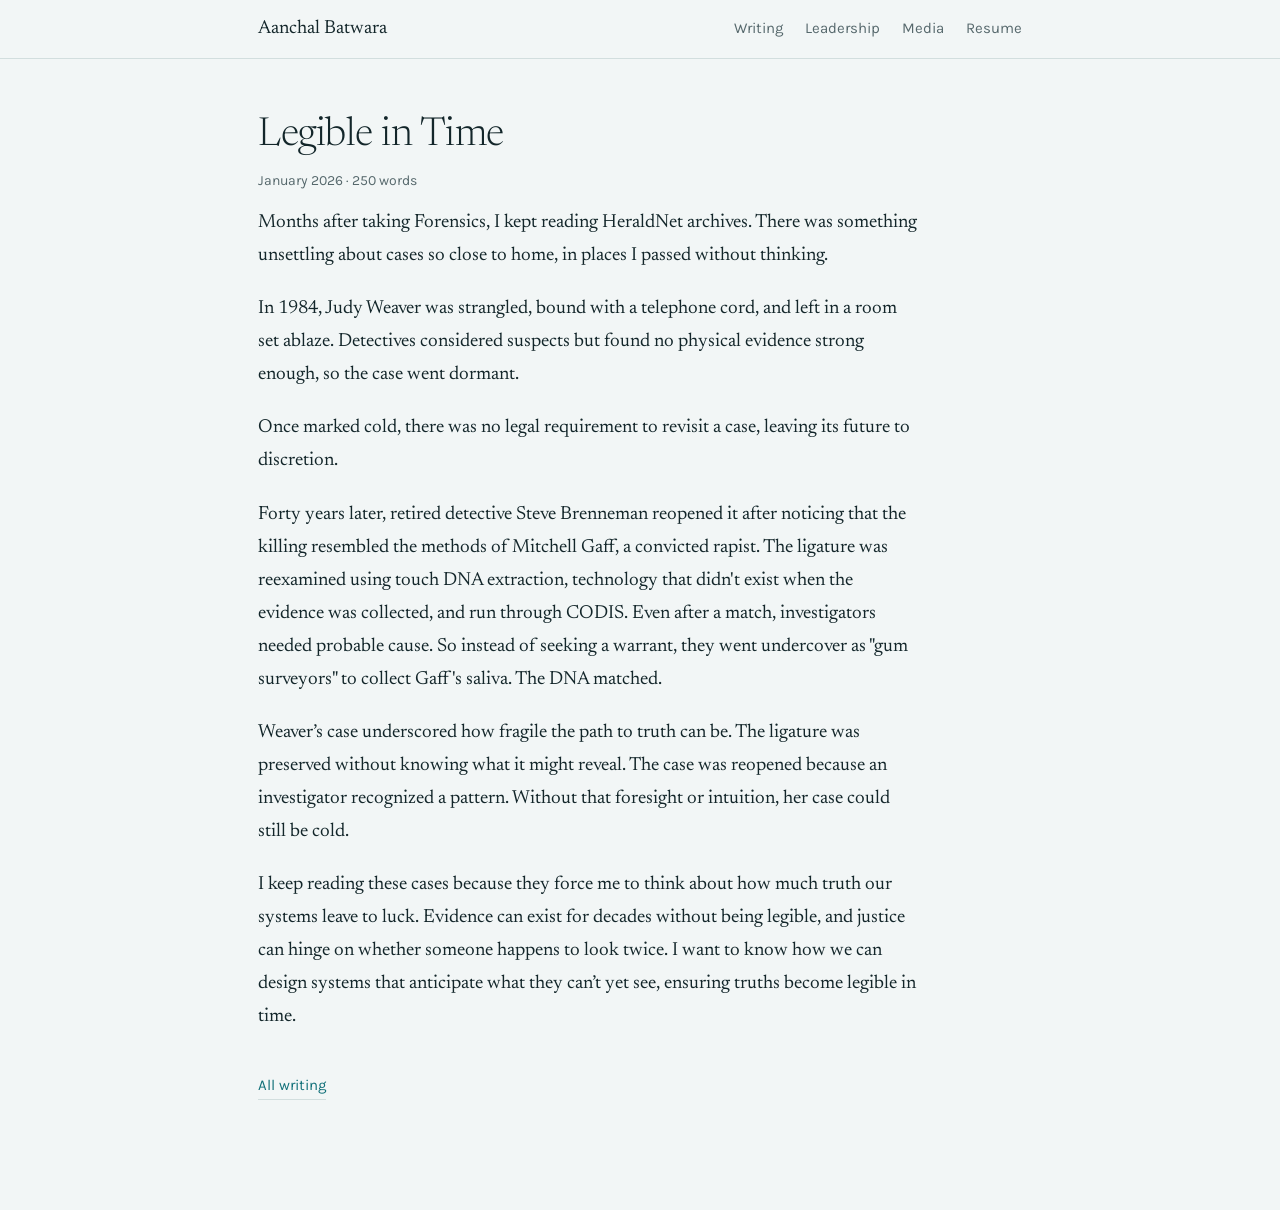
<file: legible-in-time.html>
<!DOCTYPE html>
<html lang="en">
<head>
<meta charset="utf-8">
<meta name="viewport" content="width=device-width, initial-scale=1">

<title>Legible in Time — Aanchal Batwara</title>
<meta name="description" content="A 1984 murder reopened forty years later by DNA methods that didn't exist when the evidence was collected, and how much of justice we leave to luck.">

<!-- Browser tab icon. Swap favicon.png for any square image you upload. -->
<link rel="icon" type="image/png" href="favicon.png?v=2">

<link rel="preconnect" href="https://fonts.googleapis.com">
<link rel="preconnect" href="https://fonts.gstatic.com" crossorigin>
<link href="https://fonts.googleapis.com/css2?family=Newsreader:ital,opsz,wght@0,6..72,300;0,6..72,400;1,6..72,300&family=Karla:wght@400;500;700&display=swap" rel="stylesheet">

<style>
:root{
  --paper:#F2F6F6;      /* cool near-white */
  --ink:#13262A;        /* deep slate-teal */
  --muted:#56686C;
  --rule:#D2DEDE;
  --accent:#0F6F78;     /* teal */
  --tint:#E6F0F0;       /* card and hover fill */
  --mail:#C13A2E;       /* envelope icon */
  --serif:"Newsreader",Georgia,serif;
  --sans:"Karla","Helvetica Neue",Arial,sans-serif;
}

*{box-sizing:border-box}
html{-webkit-text-size-adjust:100%;scroll-behavior:smooth}
body{
  margin:0;
  background:var(--paper);
  color:var(--ink);
  font-family:var(--sans);
  font-size:17px;
  line-height:1.6;
}
a{color:inherit}
a:focus-visible{outline:2px solid var(--accent);outline-offset:3px}

/* ---------- sticky top bar ---------- */
.topbar{
  position:sticky;
  top:0;
  z-index:10;
  background:var(--paper);
  border-bottom:1px solid var(--rule);
}
.topbar-inner{
  max-width:820px;
  margin:0 auto;
  padding:14px 28px;
  display:flex;
  flex-wrap:wrap;
  align-items:baseline;
  justify-content:space-between;
  gap:6px 28px;
}
.wordmark{
  font-family:var(--serif);
  font-size:19px;
  text-decoration:none;
  white-space:nowrap;
}
.topbar nav ul{
  list-style:none;
  margin:0;
  padding:0;
  display:flex;
  flex-wrap:wrap;
  gap:0 22px;
}
.topbar nav a{
  font-size:15px;
  color:var(--muted);
  text-decoration:none;
  border-bottom:1px solid transparent;
  padding-bottom:1px;
  transition:color .15s ease,border-color .15s ease;
}
.topbar nav a:hover{color:var(--ink);border-color:var(--accent);}

/* ---------- page column ---------- */
.page{
  max-width:820px;
  margin:0 auto;
  padding:0 28px 110px;
}

/* ---------- hero (home) ---------- */
.hero{
  display:flex;
  flex-wrap:wrap;
  align-items:center;
  gap:28px;
  padding:60px 0 24px;
}
.portrait{
  width:132px;
  height:132px;
  flex:none;
  object-fit:cover;
  border-radius:4px;
  display:block;
}
.hero-text{flex:1 1 300px;}
.hero-name{
  font-family:var(--serif);
  font-weight:300;
  font-size:46px;
  line-height:1.03;
  letter-spacing:-0.015em;
  margin:0 0 10px;
}
.hero-tag{
  font-family:var(--serif);
  font-style:italic;
  font-weight:300;
  font-size:19px;
  line-height:1.4;
  color:var(--muted);
  margin:0 0 16px;
  max-width:36ch;
}
.hero-links{
  list-style:none;
  margin:0;
  padding:0;
  display:flex;
  flex-wrap:wrap;
  gap:8px 20px;
}
.hero-links a{
  display:inline-flex;
  align-items:center;
  gap:7px;
  font-size:15px;
  white-space:nowrap;
  color:var(--accent);
  text-decoration:none;
  border-bottom:1px solid var(--rule);
  padding-bottom:2px;
  transition:border-color .15s ease;
}
.hero-links a:hover{border-color:var(--accent);}
.hero-links svg{width:15px;height:15px;flex:none;}
.mail-icon{stroke:var(--mail);}
.hero-links img.icon{width:15px;height:15px;flex:none;display:block;}

.bio{max-width:64ch;padding:0 0 12px;}
.bio p{margin:0 0 16px;}
.bio p:last-child{margin-bottom:0;}

/* ---------- affiliation logos ---------- */
.affiliations{
  display:flex;
  align-items:center;
  flex-wrap:wrap;
  gap:16px 34px;
  margin:30px 0 0;
}
.affiliations img{display:block;width:auto;}
.logo-berkeley{height:46px;}
.logo-sciencespo{height:36px;}

/* ---------- highlight cards ---------- */
.cards{
  display:grid;
  grid-template-columns:repeat(auto-fit,minmax(300px,1fr));
  gap:16px;
  margin:34px 0 0;
}
.card{
  display:block;
  border:1px solid var(--rule);
  border-radius:4px;
  background:var(--tint);
  padding:16px 18px 18px;
  text-decoration:none;
  transition:background-color .18s ease,border-color .18s ease;
}
.card:hover,
.card:focus-visible{
  background:#FFFFFF;
  border-color:var(--accent);
}
.card:hover .card-title{text-decoration:underline;text-underline-offset:3px;}
.card-label{
  font-size:13px;
  font-weight:700;
  color:var(--accent);
  margin:0 0 6px;
}
.card-title{
  font-family:var(--serif);
  font-size:20px;
  font-weight:400;
  line-height:1.2;
  margin:0 0 8px;
}
.card-meta{
  font-size:13px;
  color:var(--muted);
  margin:0;
}

/* ---------- hero (interior pages) ---------- */
.subhero{padding:56px 0 8px;max-width:64ch;}
.page-title{
  font-family:var(--serif);
  font-weight:300;
  font-size:40px;
  line-height:1.06;
  letter-spacing:-0.012em;
  margin:0 0 12px;
}
.page-intro{margin:0;color:var(--muted);}
.backlink{
  display:inline-block;
  font-size:15px;
  color:var(--accent);
  text-decoration:none;
  border-bottom:1px solid var(--rule);
  padding-bottom:2px;
  margin-top:40px;
  transition:border-color .15s ease;
}
.backlink:hover{border-color:var(--accent);}

/* ---------- sections ---------- */
section{padding:46px 0 0;scroll-margin-top:72px;}
.section-head{
  font-family:var(--sans);
  font-size:13px;
  font-weight:700;
  letter-spacing:.02em;
  color:var(--accent);
  margin:0 0 6px;
  padding-bottom:10px;
  border-bottom:1px solid var(--rule);
}
.section-note{
  font-size:14px;
  color:var(--muted);
  margin:0 0 18px;
}
.section-head + .entry,
.section-head + .prose{margin-top:20px;}

.prose{max-width:64ch;}
.prose p{margin:0 0 16px;}
.prose p:last-child{margin-bottom:0;}

/* ---------- entry rows ---------- */
.entry{
  display:grid;
  grid-template-columns:112px 1fr;
  gap:0 16px;
  padding:18px 0;
  border-bottom:1px solid var(--rule);
}
.year{
  font-size:14px;
  color:var(--muted);
  padding-top:5px;
  font-variant-numeric:tabular-nums;
}
.entry h3{
  font-family:var(--serif);
  font-weight:400;
  font-size:21px;
  line-height:1.25;
  margin:0;
}
.entry h3 + p{margin-top:5px;}
.entry h3 a{
  color:var(--accent);
  text-decoration:none;
  border-bottom:1px solid var(--rule);
  transition:border-color .15s ease;
}
.entry h3 a:hover{border-color:var(--accent);}
.entry:has(h3 a){
  transition:background-color .18s ease;
  border-radius:3px;
}
.entry:has(h3 a):hover{background:var(--tint);}
.entry:has(h3 a):hover h3 a{border-color:var(--accent);}
.where{color:var(--accent);}
.entry p{
  margin:0;
  font-size:15.5px;
  color:var(--muted);
  max-width:56ch;
}
@media (max-width:540px){
  .entry{grid-template-columns:1fr;gap:3px;}
  .year{padding-top:0;}
}

/* ---------- essay pages ---------- */
.article{max-width:66ch;padding-top:6px;}
.article p{
  font-family:var(--serif);
  font-size:19px;
  line-height:1.74;
  margin:0 0 20px;
}
.article p:last-child{margin-bottom:0;}
.standfirst-meta{
  font-size:14px;
  color:var(--muted);
  margin:0;
}

/* ---------- section heading with an "all" link ---------- */
.head-row{
  display:flex;
  align-items:baseline;
  justify-content:space-between;
  gap:12px 20px;
  margin:0 0 6px;
  padding-bottom:10px;
  border-bottom:1px solid var(--rule);
}
.head-row .section-head{margin:0;padding:0;border:none;}
.head-all{
  font-size:14px;
  color:var(--accent);
  text-decoration:none;
  white-space:nowrap;
  border-bottom:1px solid transparent;
  transition:border-color .15s ease;
}
.head-all:hover{border-color:var(--accent);}

/* ---------- blog post source line ---------- */
.source{
  font-family:var(--sans);
  font-size:14.5px;
  line-height:1.55;
  color:var(--muted);
  margin:0 0 26px;
  padding-bottom:16px;
  border-bottom:1px solid var(--rule);
}
.source a{color:var(--accent);text-decoration:none;border-bottom:1px solid var(--rule);}
.source a:hover{border-color:var(--accent);}

/* ---------- media page thumbnails ---------- */
#press .entry,
#video .entry{grid-template-columns:172px 1fr;}
.media-thumb{
  display:block;
  width:100%;
  aspect-ratio:16/9;
  object-fit:cover;
  border:1px solid var(--rule);
  border-radius:3px;
  background:var(--tint);
  margin:0 0 9px;
}
@media (max-width:540px){
  #press .entry,
  #video .entry{grid-template-columns:1fr;}
  .media-thumb{max-width:260px;}
}

/* ---------- links out of a section ---------- */
.more{margin:18px 0 0;font-size:15.5px;}
.more a,
.doc-link{
  color:var(--accent);
  text-decoration:none;
  border-bottom:1px solid var(--accent);
  padding-bottom:2px;
}

/* ---------- contact ---------- */
.links{list-style:none;margin:0 0 20px;padding:0;}
.links:last-child{margin-bottom:0;}
.links li{margin:0 0 10px;}
.links a{
  text-decoration:none;
  border-bottom:1px solid var(--rule);
  padding-bottom:2px;
  transition:border-color .15s ease;
}
.links a:hover{border-color:var(--accent);}
.emails a{color:var(--muted);}
.sub-head{
  font-family:var(--sans);
  font-size:17px;
  font-weight:500;
  color:var(--accent);
  margin:0 0 8px;
}

@media (min-width:720px){
  .hero-name{font-size:54px;}
}
/* the top bar wraps to two lines on narrow screens, so anchors need more clearance */
@media (max-width:719px){
  section{scroll-margin-top:104px;}
}
@media (prefers-reduced-motion:reduce){
  html{scroll-behavior:auto}
  *{transition:none !important;}
}
</style>
</head>

<body>

<div class="topbar">
  <div class="topbar-inner">
    <a class="wordmark" href="index.html">Aanchal Batwara</a>
    <nav>
      <ul>
        <li><a href="writing.html">Writing</a></li>
        <li><a href="leadership.html">Leadership</a></li>
        <li><a href="media.html">Media</a></li>
        <li><a href="resume.pdf" target="_blank">Resume</a></li>
      </ul>
    </nav>
  </div>
</div>

<div class="page">

  <div class="subhero">
    <h1 class="page-title">Legible in Time</h1>
    <p class="standfirst-meta">January 2026 &middot; 250 words</p>
  </div>

  <article class="article">
    <p>Months after taking Forensics, I kept reading HeraldNet archives. There was something unsettling about cases so close to home, in places I passed without thinking.</p>
    <p>In 1984, Judy Weaver was strangled, bound with a telephone cord, and left in a room set ablaze. Detectives considered suspects but found no physical evidence strong enough, so the case went dormant.</p>
    <p>Once marked cold, there was no legal requirement to revisit a case, leaving its future to discretion.</p>
    <p>Forty years later, retired detective Steve Brenneman reopened it after noticing that the killing resembled the methods of Mitchell Gaff, a convicted rapist. The ligature was reexamined using touch DNA extraction, technology that didn't exist when the evidence was collected, and run through CODIS. Even after a match, investigators needed probable cause. So instead of seeking a warrant, they went undercover as &quot;gum surveyors&quot; to collect Gaff's saliva. The DNA matched.</p>
    <p>Weaver’s case underscored how fragile the path to truth can be. The ligature was preserved without knowing what it might reveal. The case was reopened because an investigator recognized a pattern. Without that foresight or intuition, her case could still be cold.</p>
    <p>I keep reading these cases because they force me to think about how much truth our systems leave to luck. Evidence can exist for decades without being legible, and justice can hinge on whether someone happens to look twice. I want to know how we can design systems that anticipate what they can’t yet see, ensuring truths become legible in time.</p>
  </article>

  <a class="backlink" href="writing.html">All writing</a>

</div>
</body>
</html>
</file>
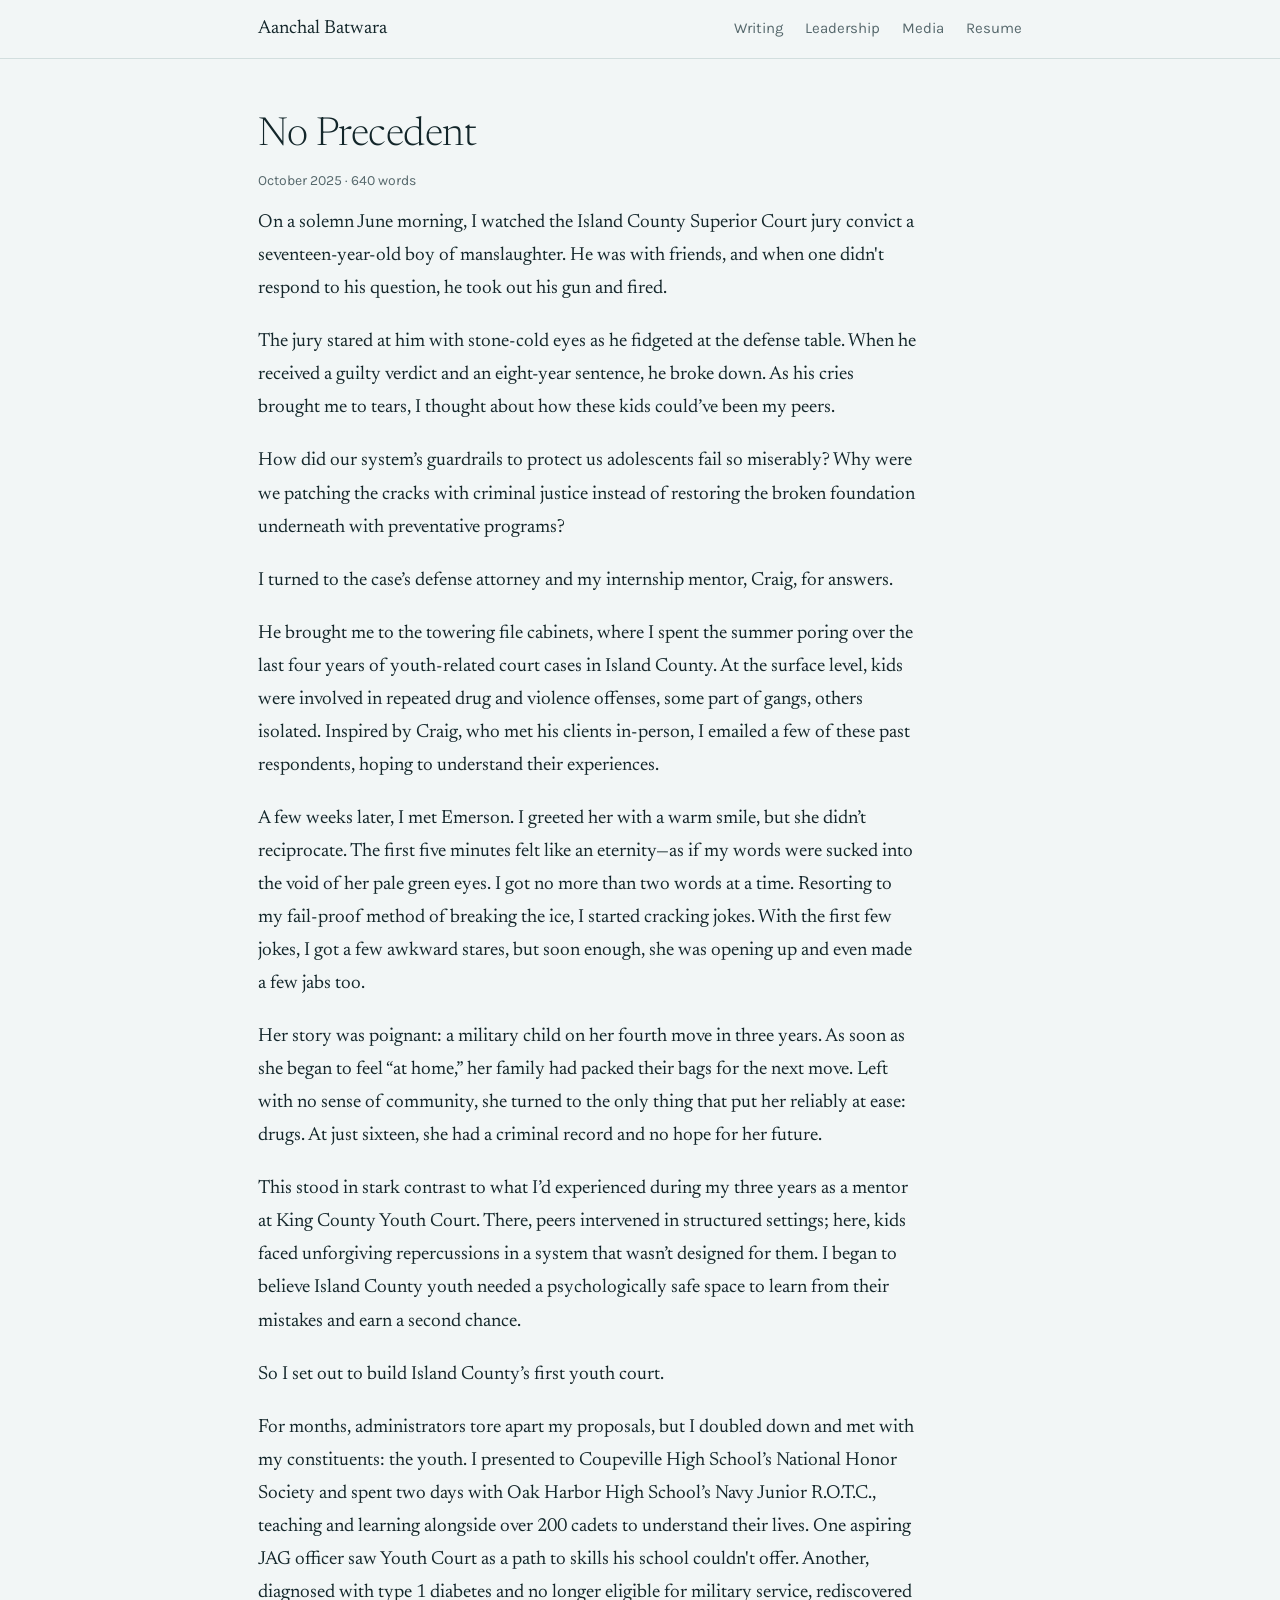
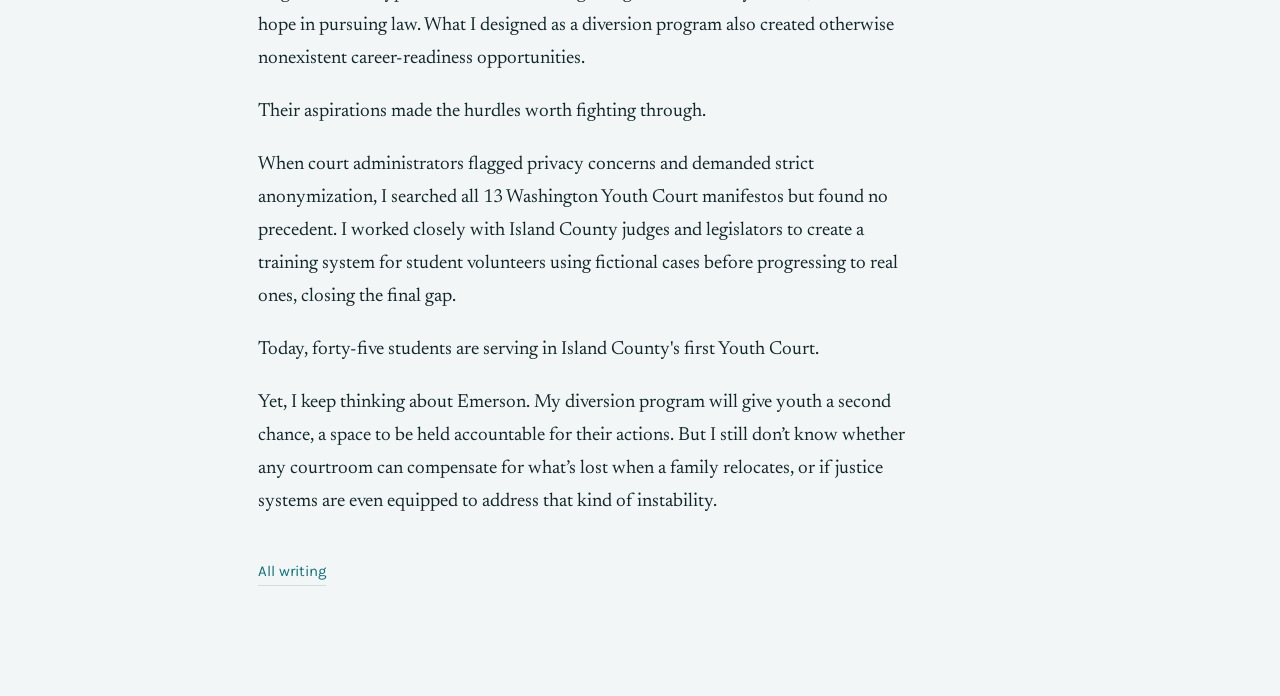
<file: no-precedent.html>
<!DOCTYPE html>
<html lang="en">
<head>
<meta charset="utf-8">
<meta name="viewport" content="width=device-width, initial-scale=1">

<title>No Precedent — Aanchal Batwara</title>
<meta name="description" content="Building Island County's first youth court, after a summer spent reading four years of juvenile case files — and what a diversion program still can't repair.">

<!-- Browser tab icon. Swap favicon.png for any square image you upload. -->
<link rel="icon" type="image/png" href="favicon.png?v=2">

<link rel="preconnect" href="https://fonts.googleapis.com">
<link rel="preconnect" href="https://fonts.gstatic.com" crossorigin>
<link href="https://fonts.googleapis.com/css2?family=Newsreader:ital,opsz,wght@0,6..72,300;0,6..72,400;1,6..72,300&family=Karla:wght@400;500;700&display=swap" rel="stylesheet">

<style>
:root{
  --paper:#F2F6F6;      /* cool near-white */
  --ink:#13262A;        /* deep slate-teal */
  --muted:#56686C;
  --rule:#D2DEDE;
  --accent:#0F6F78;     /* teal */
  --tint:#E6F0F0;       /* card and hover fill */
  --mail:#C13A2E;       /* envelope icon */
  --serif:"Newsreader",Georgia,serif;
  --sans:"Karla","Helvetica Neue",Arial,sans-serif;
}

*{box-sizing:border-box}
html{-webkit-text-size-adjust:100%;scroll-behavior:smooth}
body{
  margin:0;
  background:var(--paper);
  color:var(--ink);
  font-family:var(--sans);
  font-size:17px;
  line-height:1.6;
}
a{color:inherit}
a:focus-visible{outline:2px solid var(--accent);outline-offset:3px}

/* ---------- sticky top bar ---------- */
.topbar{
  position:sticky;
  top:0;
  z-index:10;
  background:var(--paper);
  border-bottom:1px solid var(--rule);
}
.topbar-inner{
  max-width:820px;
  margin:0 auto;
  padding:14px 28px;
  display:flex;
  flex-wrap:wrap;
  align-items:baseline;
  justify-content:space-between;
  gap:6px 28px;
}
.wordmark{
  font-family:var(--serif);
  font-size:19px;
  text-decoration:none;
  white-space:nowrap;
}
.topbar nav ul{
  list-style:none;
  margin:0;
  padding:0;
  display:flex;
  flex-wrap:wrap;
  gap:0 22px;
}
.topbar nav a{
  font-size:15px;
  color:var(--muted);
  text-decoration:none;
  border-bottom:1px solid transparent;
  padding-bottom:1px;
  transition:color .15s ease,border-color .15s ease;
}
.topbar nav a:hover{color:var(--ink);border-color:var(--accent);}

/* ---------- page column ---------- */
.page{
  max-width:820px;
  margin:0 auto;
  padding:0 28px 110px;
}

/* ---------- hero (home) ---------- */
.hero{
  display:flex;
  flex-wrap:wrap;
  align-items:center;
  gap:28px;
  padding:60px 0 24px;
}
.portrait{
  width:132px;
  height:132px;
  flex:none;
  object-fit:cover;
  border-radius:4px;
  display:block;
}
.hero-text{flex:1 1 300px;}
.hero-name{
  font-family:var(--serif);
  font-weight:300;
  font-size:46px;
  line-height:1.03;
  letter-spacing:-0.015em;
  margin:0 0 10px;
}
.hero-tag{
  font-family:var(--serif);
  font-style:italic;
  font-weight:300;
  font-size:19px;
  line-height:1.4;
  color:var(--muted);
  margin:0 0 16px;
  max-width:36ch;
}
.hero-links{
  list-style:none;
  margin:0;
  padding:0;
  display:flex;
  flex-wrap:wrap;
  gap:8px 20px;
}
.hero-links a{
  display:inline-flex;
  align-items:center;
  gap:7px;
  font-size:15px;
  white-space:nowrap;
  color:var(--accent);
  text-decoration:none;
  border-bottom:1px solid var(--rule);
  padding-bottom:2px;
  transition:border-color .15s ease;
}
.hero-links a:hover{border-color:var(--accent);}
.hero-links svg{width:15px;height:15px;flex:none;}
.mail-icon{stroke:var(--mail);}
.hero-links img.icon{width:15px;height:15px;flex:none;display:block;}

.bio{max-width:64ch;padding:0 0 12px;}
.bio p{margin:0 0 16px;}
.bio p:last-child{margin-bottom:0;}

/* ---------- affiliation logos ---------- */
.affiliations{
  display:flex;
  align-items:center;
  flex-wrap:wrap;
  gap:16px 34px;
  margin:30px 0 0;
}
.affiliations img{display:block;width:auto;}
.logo-berkeley{height:46px;}
.logo-sciencespo{height:36px;}

/* ---------- highlight cards ---------- */
.cards{
  display:grid;
  grid-template-columns:repeat(auto-fit,minmax(300px,1fr));
  gap:16px;
  margin:34px 0 0;
}
.card{
  display:block;
  border:1px solid var(--rule);
  border-radius:4px;
  background:var(--tint);
  padding:16px 18px 18px;
  text-decoration:none;
  transition:background-color .18s ease,border-color .18s ease;
}
.card:hover,
.card:focus-visible{
  background:#FFFFFF;
  border-color:var(--accent);
}
.card:hover .card-title{text-decoration:underline;text-underline-offset:3px;}
.card-label{
  font-size:13px;
  font-weight:700;
  color:var(--accent);
  margin:0 0 6px;
}
.card-title{
  font-family:var(--serif);
  font-size:20px;
  font-weight:400;
  line-height:1.2;
  margin:0 0 8px;
}
.card-meta{
  font-size:13px;
  color:var(--muted);
  margin:0;
}

/* ---------- hero (interior pages) ---------- */
.subhero{padding:56px 0 8px;max-width:64ch;}
.page-title{
  font-family:var(--serif);
  font-weight:300;
  font-size:40px;
  line-height:1.06;
  letter-spacing:-0.012em;
  margin:0 0 12px;
}
.page-intro{margin:0;color:var(--muted);}
.backlink{
  display:inline-block;
  font-size:15px;
  color:var(--accent);
  text-decoration:none;
  border-bottom:1px solid var(--rule);
  padding-bottom:2px;
  margin-top:40px;
  transition:border-color .15s ease;
}
.backlink:hover{border-color:var(--accent);}

/* ---------- sections ---------- */
section{padding:46px 0 0;scroll-margin-top:72px;}
.section-head{
  font-family:var(--sans);
  font-size:13px;
  font-weight:700;
  letter-spacing:.02em;
  color:var(--accent);
  margin:0 0 6px;
  padding-bottom:10px;
  border-bottom:1px solid var(--rule);
}
.section-note{
  font-size:14px;
  color:var(--muted);
  margin:0 0 18px;
}
.section-head + .entry,
.section-head + .prose{margin-top:20px;}

.prose{max-width:64ch;}
.prose p{margin:0 0 16px;}
.prose p:last-child{margin-bottom:0;}

/* ---------- entry rows ---------- */
.entry{
  display:grid;
  grid-template-columns:112px 1fr;
  gap:0 16px;
  padding:18px 0;
  border-bottom:1px solid var(--rule);
}
.year{
  font-size:14px;
  color:var(--muted);
  padding-top:5px;
  font-variant-numeric:tabular-nums;
}
.entry h3{
  font-family:var(--serif);
  font-weight:400;
  font-size:21px;
  line-height:1.25;
  margin:0;
}
.entry h3 + p{margin-top:5px;}
.entry h3 a{
  color:var(--accent);
  text-decoration:none;
  border-bottom:1px solid var(--rule);
  transition:border-color .15s ease;
}
.entry h3 a:hover{border-color:var(--accent);}
.entry:has(h3 a){
  transition:background-color .18s ease;
  border-radius:3px;
}
.entry:has(h3 a):hover{background:var(--tint);}
.entry:has(h3 a):hover h3 a{border-color:var(--accent);}
.where{color:var(--accent);}
.entry p{
  margin:0;
  font-size:15.5px;
  color:var(--muted);
  max-width:56ch;
}
@media (max-width:540px){
  .entry{grid-template-columns:1fr;gap:3px;}
  .year{padding-top:0;}
}

/* ---------- essay pages ---------- */
.article{max-width:66ch;padding-top:6px;}
.article p{
  font-family:var(--serif);
  font-size:19px;
  line-height:1.74;
  margin:0 0 20px;
}
.article p:last-child{margin-bottom:0;}
.standfirst-meta{
  font-size:14px;
  color:var(--muted);
  margin:0;
}

/* ---------- section heading with an "all" link ---------- */
.head-row{
  display:flex;
  align-items:baseline;
  justify-content:space-between;
  gap:12px 20px;
  margin:0 0 6px;
  padding-bottom:10px;
  border-bottom:1px solid var(--rule);
}
.head-row .section-head{margin:0;padding:0;border:none;}
.head-all{
  font-size:14px;
  color:var(--accent);
  text-decoration:none;
  white-space:nowrap;
  border-bottom:1px solid transparent;
  transition:border-color .15s ease;
}
.head-all:hover{border-color:var(--accent);}

/* ---------- blog post source line ---------- */
.source{
  font-family:var(--sans);
  font-size:14.5px;
  line-height:1.55;
  color:var(--muted);
  margin:0 0 26px;
  padding-bottom:16px;
  border-bottom:1px solid var(--rule);
}
.source a{color:var(--accent);text-decoration:none;border-bottom:1px solid var(--rule);}
.source a:hover{border-color:var(--accent);}

/* ---------- media page thumbnails ---------- */
#press .entry,
#video .entry{grid-template-columns:172px 1fr;}
.media-thumb{
  display:block;
  width:100%;
  aspect-ratio:16/9;
  object-fit:cover;
  border:1px solid var(--rule);
  border-radius:3px;
  background:var(--tint);
  margin:0 0 9px;
}
@media (max-width:540px){
  #press .entry,
  #video .entry{grid-template-columns:1fr;}
  .media-thumb{max-width:260px;}
}

/* ---------- links out of a section ---------- */
.more{margin:18px 0 0;font-size:15.5px;}
.more a,
.doc-link{
  color:var(--accent);
  text-decoration:none;
  border-bottom:1px solid var(--accent);
  padding-bottom:2px;
}

/* ---------- contact ---------- */
.links{list-style:none;margin:0 0 20px;padding:0;}
.links:last-child{margin-bottom:0;}
.links li{margin:0 0 10px;}
.links a{
  text-decoration:none;
  border-bottom:1px solid var(--rule);
  padding-bottom:2px;
  transition:border-color .15s ease;
}
.links a:hover{border-color:var(--accent);}
.emails a{color:var(--muted);}
.sub-head{
  font-family:var(--sans);
  font-size:17px;
  font-weight:500;
  color:var(--accent);
  margin:0 0 8px;
}

@media (min-width:720px){
  .hero-name{font-size:54px;}
}
/* the top bar wraps to two lines on narrow screens, so anchors need more clearance */
@media (max-width:719px){
  section{scroll-margin-top:104px;}
}
@media (prefers-reduced-motion:reduce){
  html{scroll-behavior:auto}
  *{transition:none !important;}
}
</style>
</head>

<body>

<div class="topbar">
  <div class="topbar-inner">
    <a class="wordmark" href="index.html">Aanchal Batwara</a>
    <nav>
      <ul>
        <li><a href="writing.html">Writing</a></li>
        <li><a href="leadership.html">Leadership</a></li>
        <li><a href="media.html">Media</a></li>
        <li><a href="resume.pdf" target="_blank">Resume</a></li>
      </ul>
    </nav>
  </div>
</div>

<div class="page">

  <div class="subhero">
    <h1 class="page-title">No Precedent</h1>
    <p class="standfirst-meta">October 2025 &middot; 640 words</p>
  </div>

  <article class="article">
    <p>On a solemn June morning, I watched the Island County Superior Court jury convict a seventeen-year-old boy of manslaughter. He was with friends, and when one didn't respond to his question, he took out his gun and fired.</p>
    <p>The jury stared at him with stone-cold eyes as he fidgeted at the defense table. When he received a guilty verdict and an eight-year sentence, he broke down. As his cries brought me to tears, I thought about how these kids could’ve been my peers.</p>
    <p>How did our system’s guardrails to protect us adolescents fail so miserably? Why were we patching the cracks with criminal justice instead of restoring the broken foundation underneath with preventative programs?</p>
    <p>I turned to the case’s defense attorney and my internship mentor, Craig, for answers.</p>
    <p>He brought me to the towering file cabinets, where I spent the summer poring over the last four years of youth-related court cases in Island County. At the surface level, kids were involved in repeated drug and violence offenses, some part of gangs, others isolated. Inspired by Craig, who met his clients in-person, I emailed a few of these past respondents, hoping to understand their experiences.</p>
    <p>A few weeks later, I met Emerson. I greeted her with a warm smile, but she didn’t reciprocate. The first five minutes felt like an eternity—as if my words were sucked into the void of her pale green eyes. I got no more than two words at a time. Resorting to my fail-proof method of breaking the ice, I started cracking jokes. With the first few jokes, I got a few awkward stares, but soon enough, she was opening up and even made a few jabs too.</p>
    <p>Her story was poignant: a military child on her fourth move in three years. As soon as she began to feel “at home,” her family had packed their bags for the next move. Left with no sense of community, she turned to the only thing that put her reliably at ease: drugs. At just sixteen, she had a criminal record and no hope for her future.</p>
    <p>This stood in stark contrast to what I’d experienced during my three years as a mentor at King County Youth Court. There, peers intervened in structured settings; here, kids faced unforgiving repercussions in a system that wasn’t designed for them. I began to believe Island County youth needed a psychologically safe space to learn from their mistakes and earn a second chance.</p>
    <p>So I set out to build Island County’s first youth court.</p>
    <p>For months, administrators tore apart my proposals, but I doubled down and met with my constituents: the youth. I presented to Coupeville High School’s National Honor Society and spent two days with Oak Harbor High School’s Navy Junior R.O.T.C., teaching and learning alongside over 200 cadets to understand their lives. One aspiring JAG officer saw Youth Court as a path to skills his school couldn't offer. Another, diagnosed with type 1 diabetes and no longer eligible for military service, rediscovered hope in pursuing law. What I designed as a diversion program also created otherwise nonexistent career-readiness opportunities.</p>
    <p>Their aspirations made the hurdles worth fighting through.</p>
    <p>When court administrators flagged privacy concerns and demanded strict anonymization, I searched all 13 Washington Youth Court manifestos but found no precedent. I worked closely with Island County judges and legislators to create a training system for student volunteers using fictional cases before progressing to real ones, closing the final gap.</p>
    <p>Today, forty-five students are serving in Island County's first Youth Court.</p>
    <p>Yet, I keep thinking about Emerson. My diversion program will give youth a second chance, a space to be held accountable for their actions. But I still don’t know whether any courtroom can compensate for what’s lost when a family relocates, or if justice systems are even equipped to address that kind of instability.</p>
  </article>

  <a class="backlink" href="writing.html">All writing</a>

</div>
</body>
</html>
</file>
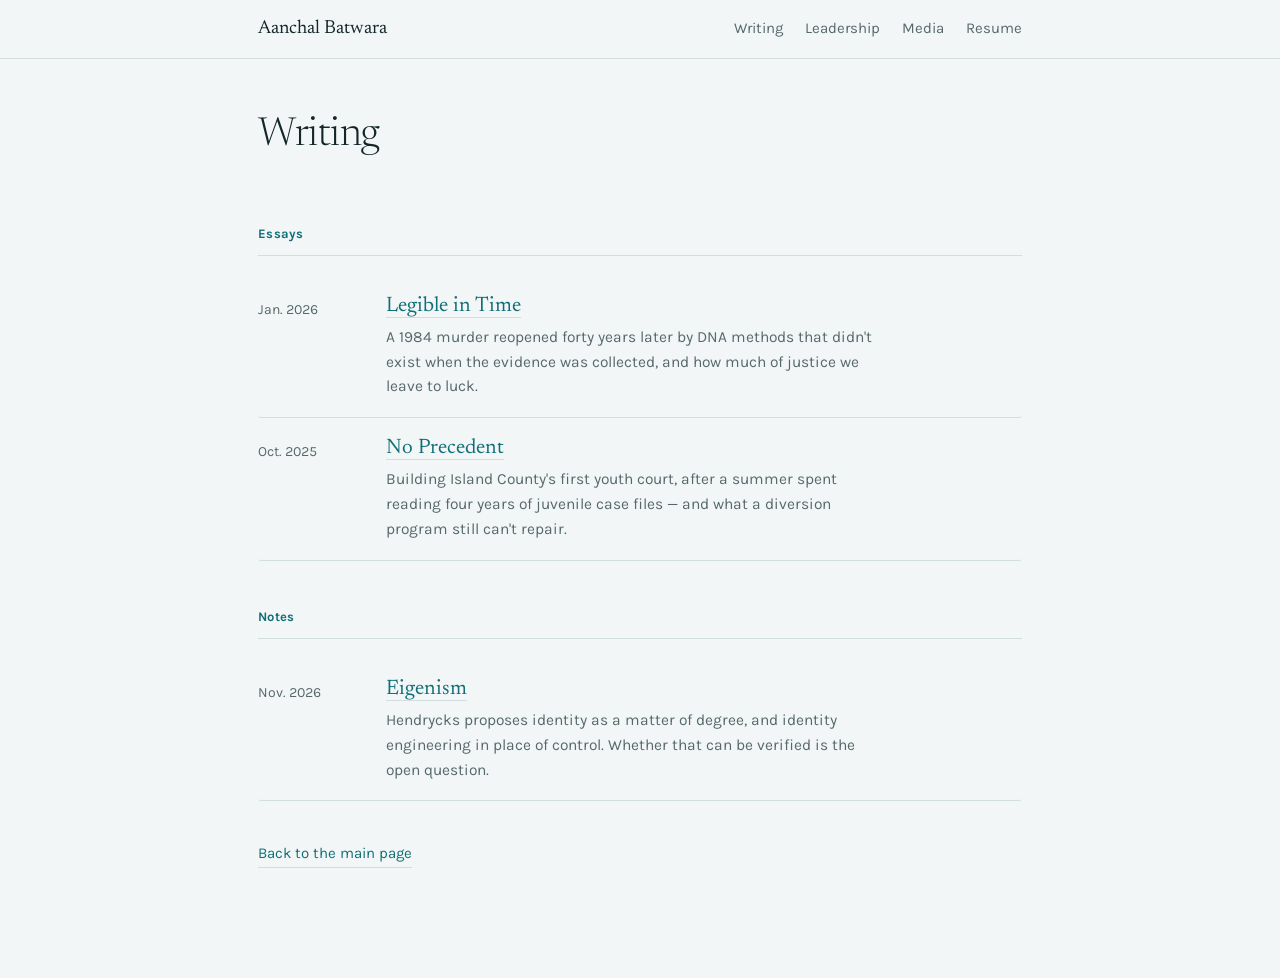
<file: writing.html>
<!DOCTYPE html>
<html lang="en">
<head>
<meta charset="utf-8">
<meta name="viewport" content="width=device-width, initial-scale=1">

<title>Writing — Aanchal Batwara</title>
<!-- Browser tab icon. Swap favicon.png for any square image you upload. -->
<link rel="icon" type="image/png" href="favicon.png?v=2">

<link rel="preconnect" href="https://fonts.googleapis.com">
<link rel="preconnect" href="https://fonts.gstatic.com" crossorigin>
<link href="https://fonts.googleapis.com/css2?family=Newsreader:ital,opsz,wght@0,6..72,300;0,6..72,400;1,6..72,300&family=Karla:wght@400;500;700&display=swap" rel="stylesheet">

<style>
:root{
  --paper:#F2F6F6;      /* cool near-white */
  --ink:#13262A;        /* deep slate-teal */
  --muted:#56686C;
  --rule:#D2DEDE;
  --accent:#0F6F78;     /* teal */
  --tint:#E6F0F0;       /* card and hover fill */
  --mail:#C13A2E;       /* envelope icon */
  --serif:"Newsreader",Georgia,serif;
  --sans:"Karla","Helvetica Neue",Arial,sans-serif;
}

*{box-sizing:border-box}
html{-webkit-text-size-adjust:100%;scroll-behavior:smooth}
body{
  margin:0;
  background:var(--paper);
  color:var(--ink);
  font-family:var(--sans);
  font-size:17px;
  line-height:1.6;
}
a{color:inherit}
a:focus-visible{outline:2px solid var(--accent);outline-offset:3px}

/* ---------- sticky top bar ---------- */
.topbar{
  position:sticky;
  top:0;
  z-index:10;
  background:var(--paper);
  border-bottom:1px solid var(--rule);
}
.topbar-inner{
  max-width:820px;
  margin:0 auto;
  padding:14px 28px;
  display:flex;
  flex-wrap:wrap;
  align-items:baseline;
  justify-content:space-between;
  gap:6px 28px;
}
.wordmark{
  font-family:var(--serif);
  font-size:19px;
  text-decoration:none;
  white-space:nowrap;
}
.topbar nav ul{
  list-style:none;
  margin:0;
  padding:0;
  display:flex;
  flex-wrap:wrap;
  gap:0 22px;
}
.topbar nav a{
  font-size:15px;
  color:var(--muted);
  text-decoration:none;
  border-bottom:1px solid transparent;
  padding-bottom:1px;
  transition:color .15s ease,border-color .15s ease;
}
.topbar nav a:hover{color:var(--ink);border-color:var(--accent);}

/* ---------- page column ---------- */
.page{
  max-width:820px;
  margin:0 auto;
  padding:0 28px 110px;
}

/* ---------- hero (home) ---------- */
.hero{
  display:flex;
  flex-wrap:wrap;
  align-items:center;
  gap:28px;
  padding:60px 0 24px;
}
.portrait{
  width:132px;
  height:132px;
  flex:none;
  object-fit:cover;
  border-radius:4px;
  display:block;
}
.hero-text{flex:1 1 300px;}
.hero-name{
  font-family:var(--serif);
  font-weight:300;
  font-size:46px;
  line-height:1.03;
  letter-spacing:-0.015em;
  margin:0 0 10px;
}
.hero-tag{
  font-family:var(--serif);
  font-style:italic;
  font-weight:300;
  font-size:19px;
  line-height:1.4;
  color:var(--muted);
  margin:0 0 16px;
  max-width:36ch;
}
.hero-links{
  list-style:none;
  margin:0;
  padding:0;
  display:flex;
  flex-wrap:wrap;
  gap:8px 20px;
}
.hero-links a{
  display:inline-flex;
  align-items:center;
  gap:7px;
  font-size:15px;
  white-space:nowrap;
  color:var(--accent);
  text-decoration:none;
  border-bottom:1px solid var(--rule);
  padding-bottom:2px;
  transition:border-color .15s ease;
}
.hero-links a:hover{border-color:var(--accent);}
.hero-links svg{width:15px;height:15px;flex:none;}
.mail-icon{stroke:var(--mail);}
.hero-links img.icon{width:15px;height:15px;flex:none;display:block;}

.bio{max-width:64ch;padding:0 0 12px;}
.bio p{margin:0 0 16px;}
.bio p:last-child{margin-bottom:0;}

/* ---------- affiliation logos ---------- */
.affiliations{
  display:flex;
  align-items:center;
  flex-wrap:wrap;
  gap:16px 34px;
  margin:30px 0 0;
}
.affiliations img{display:block;width:auto;}
.logo-berkeley{height:46px;}
.logo-sciencespo{height:36px;}

/* ---------- highlight cards ---------- */
.cards{
  display:grid;
  grid-template-columns:repeat(auto-fit,minmax(210px,1fr));
  gap:16px;
  margin:34px 0 0;
}
.card{
  display:block;
  border:1px solid var(--rule);
  border-radius:4px;
  background:var(--tint);
  padding:16px 18px 18px;
  text-decoration:none;
  transition:background-color .18s ease,border-color .18s ease;
}
.card:hover,
.card:focus-visible{
  background:#FFFFFF;
  border-color:var(--accent);
}
.card:hover .card-title{text-decoration:underline;text-underline-offset:3px;}
.card-label{
  font-size:13px;
  font-weight:700;
  color:var(--accent);
  margin:0 0 6px;
}
.card-title{
  font-family:var(--serif);
  font-size:20px;
  font-weight:400;
  line-height:1.2;
  margin:0 0 8px;
}
.card-meta{
  font-size:13px;
  color:var(--muted);
  margin:0;
}

/* ---------- hero (interior pages) ---------- */
.subhero{padding:56px 0 8px;max-width:64ch;}
.page-title{
  font-family:var(--serif);
  font-weight:300;
  font-size:40px;
  line-height:1.06;
  letter-spacing:-0.012em;
  margin:0 0 12px;
}
.page-intro{margin:0;color:var(--muted);}
.backlink{
  display:inline-block;
  font-size:15px;
  color:var(--accent);
  text-decoration:none;
  border-bottom:1px solid var(--rule);
  padding-bottom:2px;
  margin-top:40px;
  transition:border-color .15s ease;
}
.backlink:hover{border-color:var(--accent);}

/* ---------- sections ---------- */
section{padding:46px 0 0;scroll-margin-top:72px;}
.section-head{
  font-family:var(--sans);
  font-size:13px;
  font-weight:700;
  letter-spacing:.02em;
  color:var(--accent);
  margin:0 0 6px;
  padding-bottom:10px;
  border-bottom:1px solid var(--rule);
}
.section-note{
  font-size:14px;
  color:var(--muted);
  margin:0 0 18px;
}
.section-head + .entry,
.section-head + .prose{margin-top:20px;}

.prose{max-width:64ch;}
.prose p{margin:0 0 16px;}
.prose p:last-child{margin-bottom:0;}

/* ---------- entry rows ---------- */
.entry{
  display:grid;
  grid-template-columns:112px 1fr;
  gap:0 16px;
  padding:18px 0;
  border-bottom:1px solid var(--rule);
}
.year{
  font-size:14px;
  color:var(--muted);
  padding-top:5px;
  font-variant-numeric:tabular-nums;
}
.entry h3{
  font-family:var(--serif);
  font-weight:400;
  font-size:21px;
  line-height:1.25;
  margin:0;
}
.entry h3 + p{margin-top:5px;}
.entry h3 a{
  color:var(--accent);
  text-decoration:none;
  border-bottom:1px solid var(--rule);
  transition:border-color .15s ease;
}
.entry h3 a:hover{border-color:var(--accent);}
.entry:has(h3 a){
  transition:background-color .18s ease;
  border-radius:3px;
}
.entry:has(h3 a):hover{background:var(--tint);}
.entry:has(h3 a):hover h3 a{border-color:var(--accent);}
.where{color:var(--accent);}
.entry p{
  margin:0;
  font-size:15.5px;
  color:var(--muted);
  max-width:56ch;
}
@media (max-width:540px){
  .entry{grid-template-columns:1fr;gap:3px;}
  .year{padding-top:0;}
}

/* ---------- essay pages ---------- */
.article{max-width:66ch;padding-top:6px;}
.article p{
  font-family:var(--serif);
  font-size:19px;
  line-height:1.74;
  margin:0 0 20px;
}
.article p:last-child{margin-bottom:0;}
.standfirst-meta{
  font-size:14px;
  color:var(--muted);
  margin:0;
}

/* ---------- section heading with an "all" link ---------- */
.head-row{
  display:flex;
  align-items:baseline;
  justify-content:space-between;
  gap:12px 20px;
  margin:0 0 6px;
  padding-bottom:10px;
  border-bottom:1px solid var(--rule);
}
.head-row .section-head{margin:0;padding:0;border:none;}
.head-all{
  font-size:14px;
  color:var(--accent);
  text-decoration:none;
  white-space:nowrap;
  border-bottom:1px solid transparent;
  transition:border-color .15s ease;
}
.head-all:hover{border-color:var(--accent);}

/* ---------- blog post source line ---------- */
.source{
  font-family:var(--sans);
  font-size:14.5px;
  line-height:1.55;
  color:var(--muted);
  margin:0 0 26px;
  padding-bottom:16px;
  border-bottom:1px solid var(--rule);
}
.source a{color:var(--accent);text-decoration:none;border-bottom:1px solid var(--rule);}
.source a:hover{border-color:var(--accent);}

/* ---------- media page thumbnails ---------- */
#press .entry,
#video .entry{grid-template-columns:172px 1fr;}
.media-thumb{
  display:block;
  width:100%;
  aspect-ratio:16/9;
  object-fit:cover;
  border:1px solid var(--rule);
  border-radius:3px;
  background:var(--tint);
  margin:0 0 9px;
}
@media (max-width:540px){
  #press .entry,
  #video .entry{grid-template-columns:1fr;}
  .media-thumb{max-width:260px;}
}

/* ---------- links out of a section ---------- */
.more{margin:18px 0 0;font-size:15.5px;}
.more a,
.doc-link{
  color:var(--accent);
  text-decoration:none;
  border-bottom:1px solid var(--accent);
  padding-bottom:2px;
}

/* ---------- contact ---------- */
.links{list-style:none;margin:0 0 20px;padding:0;}
.links:last-child{margin-bottom:0;}
.links li{margin:0 0 10px;}
.links a{
  text-decoration:none;
  border-bottom:1px solid var(--rule);
  padding-bottom:2px;
  transition:border-color .15s ease;
}
.links a:hover{border-color:var(--accent);}
.emails a{color:var(--muted);}
.sub-head{
  font-family:var(--sans);
  font-size:17px;
  font-weight:500;
  color:var(--accent);
  margin:0 0 8px;
}

@media (min-width:720px){
  .hero-name{font-size:54px;}
}
/* the top bar wraps to two lines on narrow screens, so anchors need more clearance */
@media (max-width:719px){
  section{scroll-margin-top:104px;}
}
@media (prefers-reduced-motion:reduce){
  html{scroll-behavior:auto}
  *{transition:none !important;}
}
</style>
</head>

<body>

<div class="topbar">
  <div class="topbar-inner">
    <a class="wordmark" href="index.html">Aanchal Batwara</a>
    <nav>
      <ul>
        <li><a href="writing.html">Writing</a></li>
        <li><a href="leadership.html">Leadership</a></li>
        <li><a href="media.html">Media</a></li>
        <li><a href="resume.pdf" target="_blank">Resume</a></li>
      </ul>
    </nav>
  </div>
</div>

<div class="page">

  <div class="subhero">
    <h1 class="page-title">Writing</h1>
  </div>

  <section id="essays">
    <h2 class="section-head">Essays</h2>

    <!-- To add an essay: copy a whole <article> block, paste it above the others,
         and create a page for it modelled on no-precedent.html. -->

    <article class="entry">
      <div class="year">Jan.&nbsp;2026</div>
      <div>
        <h3><a href="legible-in-time.html">Legible in Time</a></h3>
        <p>A 1984 murder reopened forty years later by DNA methods that didn't exist when the evidence was collected, and how much of justice we leave to luck.</p>
      </div>
    </article>

    <article class="entry">
      <div class="year">Oct.&nbsp;2025</div>
      <div>
        <h3><a href="no-precedent.html">No Precedent</a></h3>
        <p>Building Island County's first youth court, after a summer spent reading four years of juvenile case files &mdash; and what a diversion program still can't repair.</p>
      </div>
    </article>
  </section>

  <section id="notes">
    <h2 class="section-head">Notes</h2>
    <!-- To add a note: copy this <article> block, paste it above the others,
         and create a page for it modelled on eigenism.html. -->

    <article class="entry">
      <div class="year">Nov.&nbsp;2026</div>
      <div>
        <h3><a href="eigenism.html">Eigenism</a></h3>
        <p>Hendrycks proposes identity as a matter of degree, and identity engineering in place of control. Whether that can be verified is the open question.</p>
      </div>
    </article>
  </section>

  <a class="backlink" href="index.html">Back to the main page</a>

</div>
</body>
</html>
</file>
